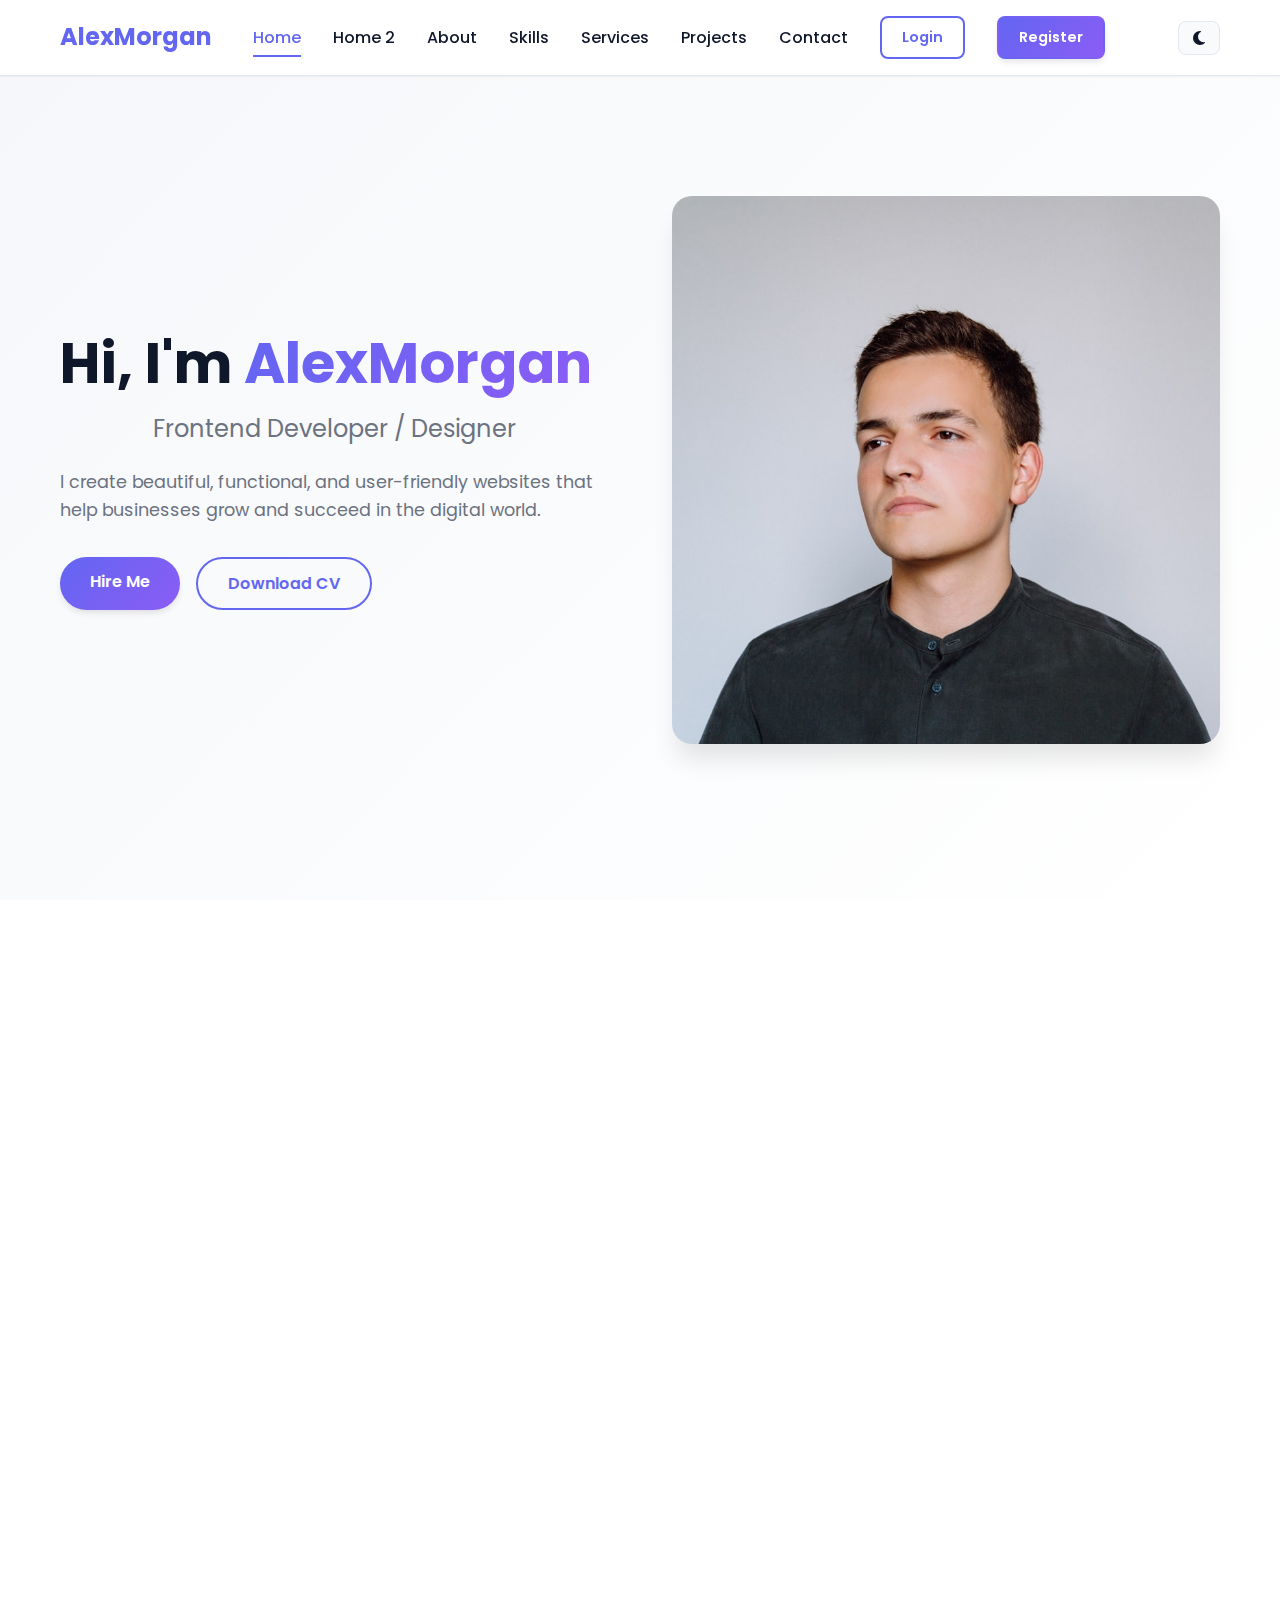
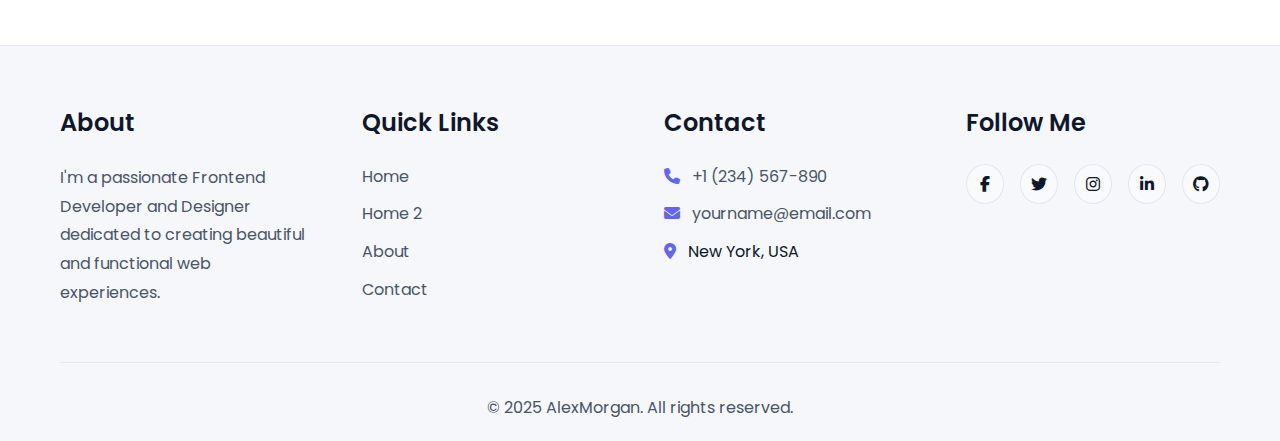
<file: index.html>
<!DOCTYPE html>
<html lang="en">
<head>
    <meta charset="UTF-8">
    <meta name="viewport" content="width=device-width, initial-scale=1.0">
    <title>AlexMorgan - Frontend Developer / Designer</title>
    <link rel="icon" type="image/svg+xml" href="assets/favicon.svg">
    <link rel="alternate icon" href="assets/favicon.ico">
    <link rel="apple-touch-icon" href="assets/favicon.svg">
    <meta name="theme-color" content="#6366f1">
    <link rel="preconnect" href="https://fonts.googleapis.com">
    <link rel="preconnect" href="https://fonts.gstatic.com" crossorigin>
    <link href="https://fonts.googleapis.com/css2?family=Poppins:wght@300;400;600;700&display=swap" rel="stylesheet">
    <link rel="stylesheet" href="https://cdnjs.cloudflare.com/ajax/libs/font-awesome/6.4.0/css/all.min.css">
    <link rel="stylesheet" href="style.css">
</head>
<body>
    <!-- Header / Navbar -->
    <header class="header" id="header">
        <nav class="navbar">
            <div class="container">
                <a href="index.html" class="logo">AlexMorgan</a>
                <ul class="nav-menu" id="navMenu">
                    <li><a href="index.html" class="nav-link active">Home</a></li>
                    <li><a href="home2.html" class="nav-link">Home 2</a></li>
                    <li><a href="about.html" class="nav-link">About</a></li>
                    <li><a href="skills.html" class="nav-link">Skills</a></li>
                    <li><a href="services.html" class="nav-link">Services</a></li>
                    <li><a href="projects.html" class="nav-link">Projects</a></li>
                    <li><a href="contact.html" class="nav-link">Contact</a></li>
                    <li><a href="login.html" class="nav-btn">Login</a></li>
                    <li><a href="register.html" class="nav-btn btn-primary">Register</a></li>
                    <li><button onclick="toggleTheme()" class="theme-toggle">
                        <i class="fas fa-moon"></i>
                        <span>Theme</span>
                    </button></li>
                </ul>
                <div class="navbar-actions">
                    <button onclick="toggleTheme()" class="theme-toggle" id="themeToggleDesktop">
                        <i class="fas fa-moon"></i>
                    </button>
                    <div class="hamburger" id="hamburger">
                        <span></span>
                        <span></span>
                        <span></span>
                    </div>
                </div>
            </div>
        </nav>
    </header>

    <!-- Hero Section -->
    <section class="hero" id="home">
        <div class="container">
            <div class="hero-content">
                <div class="hero-text">
                    <h1 class="hero-title">Hi, I'm <span class="highlight">AlexMorgan</span></h1>
                    <h2 class="hero-subtitle">Frontend Developer / Designer</h2>
                    <p class="hero-description">I create beautiful, functional, and user-friendly websites that help businesses grow and succeed in the digital world.</p>
                    <div class="hero-buttons">
                        <a href="contact.html" class="btn btn-primary">Hire Me</a>
                        <a href="assets/cv.pdf" class="btn btn-secondary" download id="downloadCV">Download CV</a>
                    </div>
                </div>
                <div class="hero-image">
                    <img src="assets/profile-hero-1.jpg" alt="AlexMorgan - Frontend Developer">
                </div>
            </div>
        </div>
    </section>

    <!-- Quick Links Section -->
    <section class="quick-links">
        <div class="container">
            <h2 class="section-title">Explore My Work</h2>
            <div class="quick-links-grid">
                <a href="about.html" class="quick-link-card">
                    <div class="quick-link-icon">
                        <i class="fas fa-user"></i>
                    </div>
                    <h3>About Me</h3>
                    <p>Learn more about my background, experience, and passion for web development.</p>
                    <span class="quick-link-arrow">Learn More <i class="fas fa-arrow-right"></i></span>
                </a>
                <a href="skills.html" class="quick-link-card">
                    <div class="quick-link-icon">
                        <i class="fas fa-code"></i>
                    </div>
                    <h3>My Skills</h3>
                    <p>Discover the technologies and tools I use to create amazing web experiences.</p>
                    <span class="quick-link-arrow">View Skills <i class="fas fa-arrow-right"></i></span>
                </a>
                <a href="services.html" class="quick-link-card">
                    <div class="quick-link-icon">
                        <i class="fas fa-briefcase"></i>
                    </div>
                    <h3>Services</h3>
                    <p>See what services I offer to help bring your digital vision to life,fast, clean, and modern</p>
                    <span class="quick-link-arrow">View Services <i class="fas fa-arrow-right"></i></span>
                </a>
                <a href="projects.html" class="quick-link-card">
                    <div class="quick-link-icon">
                        <i class="fas fa-folder-open"></i>
                    </div>
                    <h3>Projects</h3>
                    <p>Browse through my portfolio of completed projects and case studies.</p>
                    <span class="quick-link-arrow">View Projects <i class="fas fa-arrow-right"></i></span>
                </a>
            </div>
            <div class="quick-links-cta">
                <a href="contact.html" class="btn btn-primary">Get In Touch</a>
            </div>
        </div>
    </section>

    <!-- Footer -->
    <footer class="footer">
        <div class="container">
            <div class="footer-content">
                <div class="footer-section">
                    <h3>About</h3>
                    <p>I'm a passionate Frontend Developer and Designer dedicated to creating beautiful and functional web experiences.</p>
                </div>
                <div class="footer-section">
                    <h3>Quick Links</h3>
                    <ul>
                        <li><a href="index.html">Home</a></li>
                        <li><a href="home2.html">Home 2</a></li>
                        <li><a href="about.html">About</a></li>
                         
                        <li><a href="contact.html">Contact</a></li>
                    </ul>
                </div>
                <div class="footer-section">
                    <h3>Contact</h3>
                    <ul>
                        <li><i class="fas fa-phone"></i> <a href="tel:+1234567890">+1 (234) 567-890</a></li>
                        <li><i class="fas fa-envelope"></i> <a href="mailto:yourname@email.com">yourname@email.com</a></li>
                        <li><i class="fas fa-map-marker-alt"></i> New York, USA</li>
                    </ul>
                </div>
                <div class="footer-section">
                    <h3>Follow Me</h3>
                    <div class="footer-social">
                        <a href="#" target="_blank" aria-label="Facebook"><i class="fab fa-facebook-f"></i></a>
                        <a href="#" target="_blank" aria-label="Twitter"><i class="fab fa-twitter"></i></a>
                        <a href="#" target="_blank" aria-label="Instagram"><i class="fab fa-instagram"></i></a>
                        <a href="#" target="_blank" aria-label="LinkedIn"><i class="fab fa-linkedin-in"></i></a>
                        <a href="#" target="_blank" aria-label="GitHub"><i class="fab fa-github"></i></a>
                    </div>
                </div>
            </div>
            <div class="footer-bottom">
                <p>&copy; 2025 AlexMorgan. All rights reserved.</p>
            </div>
        </div>
    </footer>

    <!-- Back to Top Button -->
    <button class="back-to-top" id="backToTop" aria-label="Back to top">
        <i class="fas fa-arrow-up"></i>
    </button>

    <script src="script.js"></script>
</body>
</html>
</file>
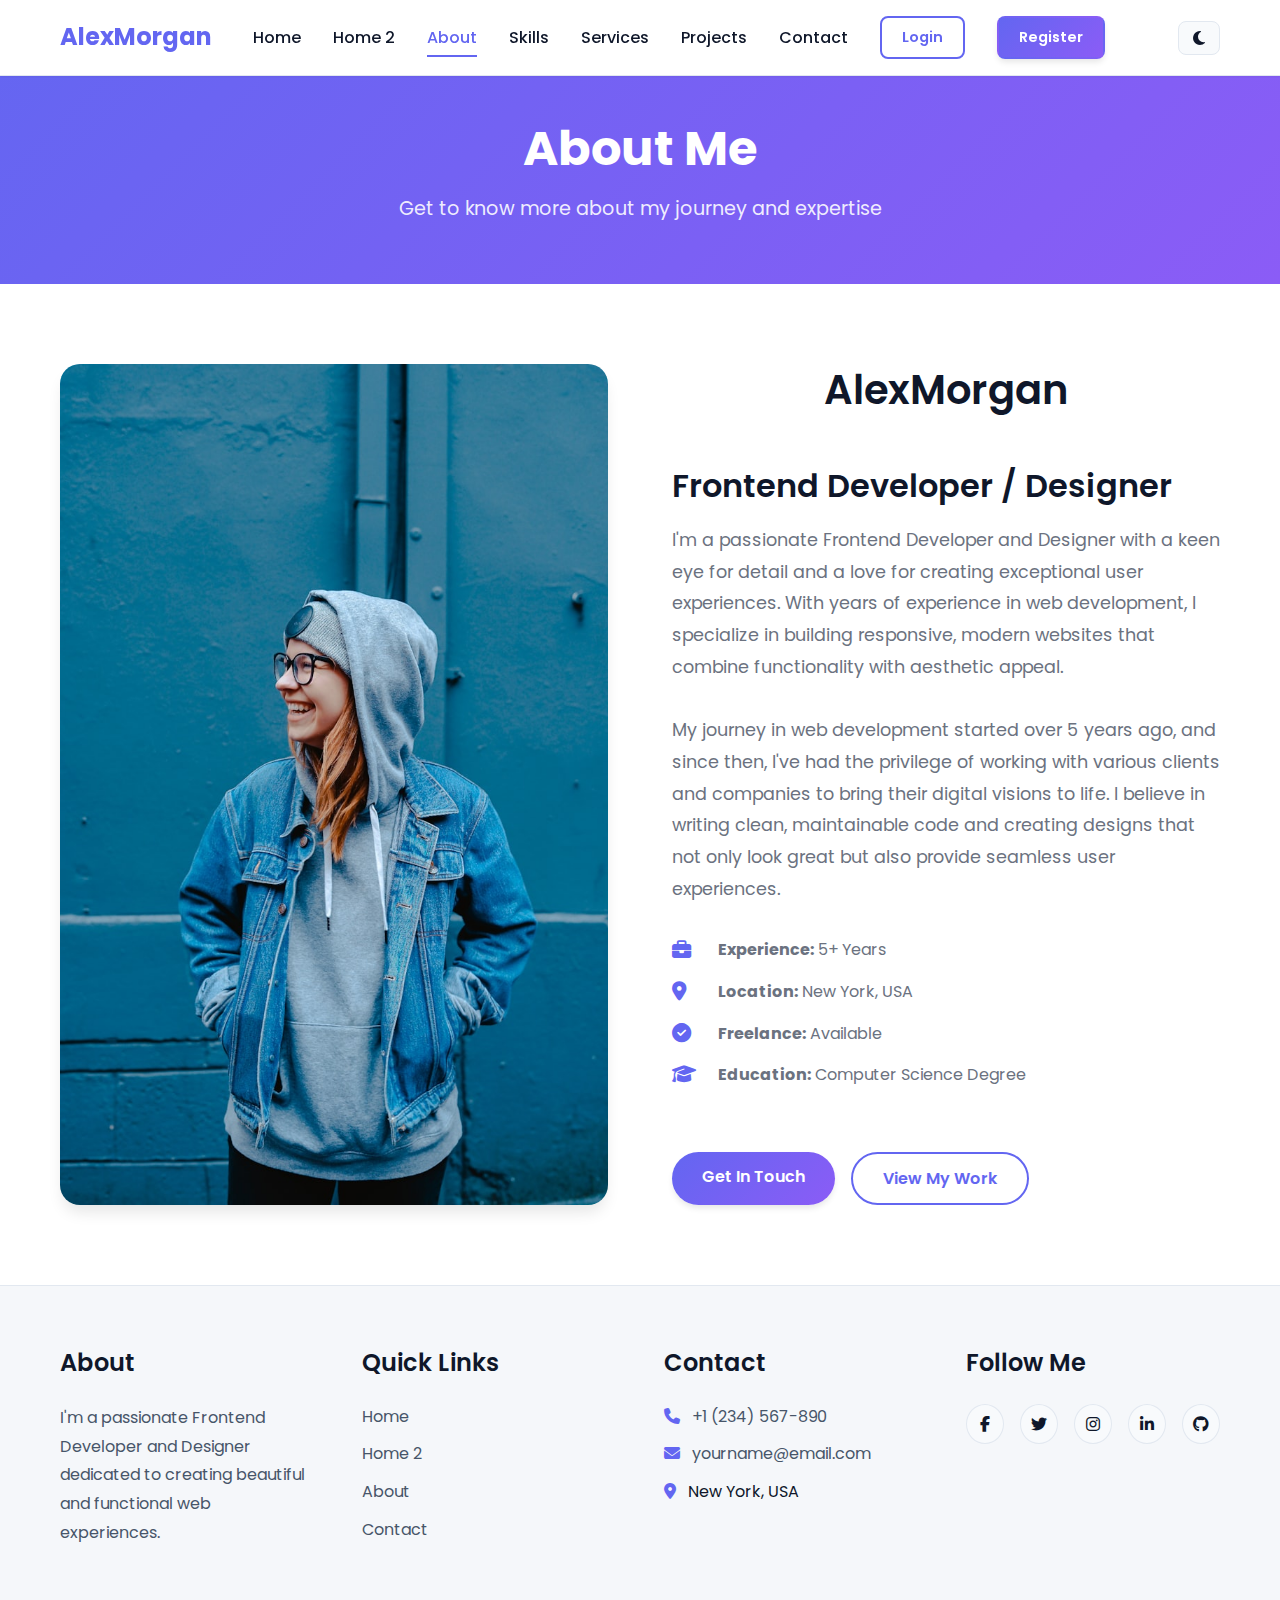
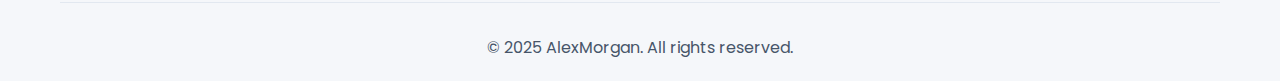
<file: about.html>
<!DOCTYPE html>
<html lang="en">
<head>
    <meta charset="UTF-8">
    <meta name="viewport" content="width=device-width, initial-scale=1.0">
    <title>About Me - AlexMorgan</title>
    <link rel="icon" type="image/svg+xml" href="assets/favicon.svg">
    <link rel="alternate icon" href="assets/favicon.ico">
    <link rel="apple-touch-icon" href="assets/favicon.svg">
    <meta name="theme-color" content="#6366f1">
    <link rel="preconnect" href="https://fonts.googleapis.com">
    <link rel="preconnect" href="https://fonts.gstatic.com" crossorigin>
    <link href="https://fonts.googleapis.com/css2?family=Poppins:wght@300;400;600;700&display=swap" rel="stylesheet">
    <link rel="stylesheet" href="https://cdnjs.cloudflare.com/ajax/libs/font-awesome/6.4.0/css/all.min.css">
    <link rel="stylesheet" href="style.css">
</head>
<body>
    <!-- Header / Navbar -->
    <header class="header" id="header">
        <nav class="navbar">
            <div class="container">
                <a href="index.html" class="logo">AlexMorgan</a>
                <ul class="nav-menu" id="navMenu">
                    <li><a href="index.html" class="nav-link">Home</a></li>
                    <li><a href="home2.html" class="nav-link">Home 2</a></li>
                    <li><a href="about.html" class="nav-link active">About</a></li>
                    <li><a href="skills.html" class="nav-link">Skills</a></li>
                    <li><a href="services.html" class="nav-link">Services</a></li>
                    <li><a href="projects.html" class="nav-link">Projects</a></li>
                    <li><a href="contact.html" class="nav-link">Contact</a></li>
                    <li><a href="login.html" class="nav-btn">Login</a></li>
                    <li><a href="register.html" class="nav-btn btn-primary">Register</a></li>
                    <li><button onclick="toggleTheme()" class="theme-toggle">
                        <i class="fas fa-moon"></i>
                        <span>Theme</span>
                    </button></li>
                </ul>
                <div class="navbar-actions">
                    <button onclick="toggleTheme()" class="theme-toggle" id="themeToggleDesktop">
                        <i class="fas fa-moon"></i>
                    </button>
                    <div class="hamburger" id="hamburger">
                        <span></span>
                        <span></span>
                        <span></span>
                    </div>
                </div>
            </div>
        </nav>
    </header>

    <!-- Page Header -->
    <section class="page-header">
        <div class="container">
            <h1>About Me</h1>
            <p>Get to know more about my journey and expertise</p>
        </div>
    </section>

    <!-- About Section -->
    <section class="page-content">
        <div class="container">
            <div class="about-content">
                <div class="about-image">
                    <img src="assets/about-photo-2.jpg" alt="About AlexMorgan">
                </div>
                <div class="about-text">
                    <h2>AlexMorgan</h2>
                    <h3>Frontend Developer / Designer</h3>
                    <p class="about-bio">I'm a passionate Frontend Developer and Designer with a keen eye for detail and a love for creating exceptional user experiences. With years of experience in web development, I specialize in building responsive, modern websites that combine functionality with aesthetic appeal.</p>
                    <p class="about-bio">My journey in web development started over 5 years ago, and since then, I've had the privilege of working with various clients and companies to bring their digital visions to life. I believe in writing clean, maintainable code and creating designs that not only look great but also provide seamless user experiences.</p>
                    <div class="about-info">
                        <div class="info-item">
                            <i class="fas fa-briefcase"></i>
                            <span><strong>Experience:</strong> 5+ Years</span>
                        </div>
                        <div class="info-item">
                            <i class="fas fa-map-marker-alt"></i>
                            <span><strong>Location:</strong> New York, USA</span>
                        </div>
                        <div class="info-item">
                            <i class="fas fa-check-circle"></i>
                            <span><strong>Freelance:</strong> Available</span>
                        </div>
                        <div class="info-item">
                            <i class="fas fa-graduation-cap"></i>
                            <span><strong>Education:</strong> Computer Science Degree</span>
                        </div>
                    </div>
                    <div class="about-buttons">
                        <a href="contact.html" class="btn btn-primary">Get In Touch</a>
                        <a href="projects.html" class="btn btn-secondary">View My Work</a>
                    </div>
                </div>
            </div>
        </div>
    </section>

    <!-- Footer -->
    <footer class="footer">
        <div class="container">
            <div class="footer-content">
                <div class="footer-section">
                    <h3>About</h3>
                    <p>I'm a passionate Frontend Developer and Designer dedicated to creating beautiful and functional web experiences.</p>
                </div>
                <div class="footer-section">
                    <h3>Quick Links</h3>
                    <ul>
                        <li><a href="index.html">Home</a></li>
                        <li><a href="home2.html">Home 2</a></li>
                        <li><a href="about.html">About</a></li>
                         
                        <li><a href="contact.html">Contact</a></li>
                    </ul>
                </div>
                <div class="footer-section">
                    <h3>Contact</h3>
                    <ul>
                        <li><i class="fas fa-phone"></i> <a href="tel:+1234567890">+1 (234) 567-890</a></li>
                        <li><i class="fas fa-envelope"></i> <a href="mailto:yourname@email.com">yourname@email.com</a></li>
                        <li><i class="fas fa-map-marker-alt"></i> New York, USA</li>
                    </ul>
                </div>
                <div class="footer-section">
                    <h3>Follow Me</h3>
                    <div class="footer-social">
                        <a href="#" target="_blank" aria-label="Facebook"><i class="fab fa-facebook-f"></i></a>
                        <a href="#" target="_blank" aria-label="Twitter"><i class="fab fa-twitter"></i></a>
                        <a href="#" target="_blank" aria-label="Instagram"><i class="fab fa-instagram"></i></a>
                        <a href="#" target="_blank" aria-label="LinkedIn"><i class="fab fa-linkedin-in"></i></a>
                        <a href="#" target="_blank" aria-label="GitHub"><i class="fab fa-github"></i></a>
                    </div>
                </div>
            </div>
            <div class="footer-bottom">
                <p>&copy; 2025 AlexMorgan. All rights reserved.</p>
            </div>
        </div>
    </footer>

    <!-- Back to Top Button -->
    <button class="back-to-top" id="backToTop" aria-label="Back to top">
        <i class="fas fa-arrow-up"></i>
    </button>

    <script src="script.js"></script>
</body>
</html>
</file>
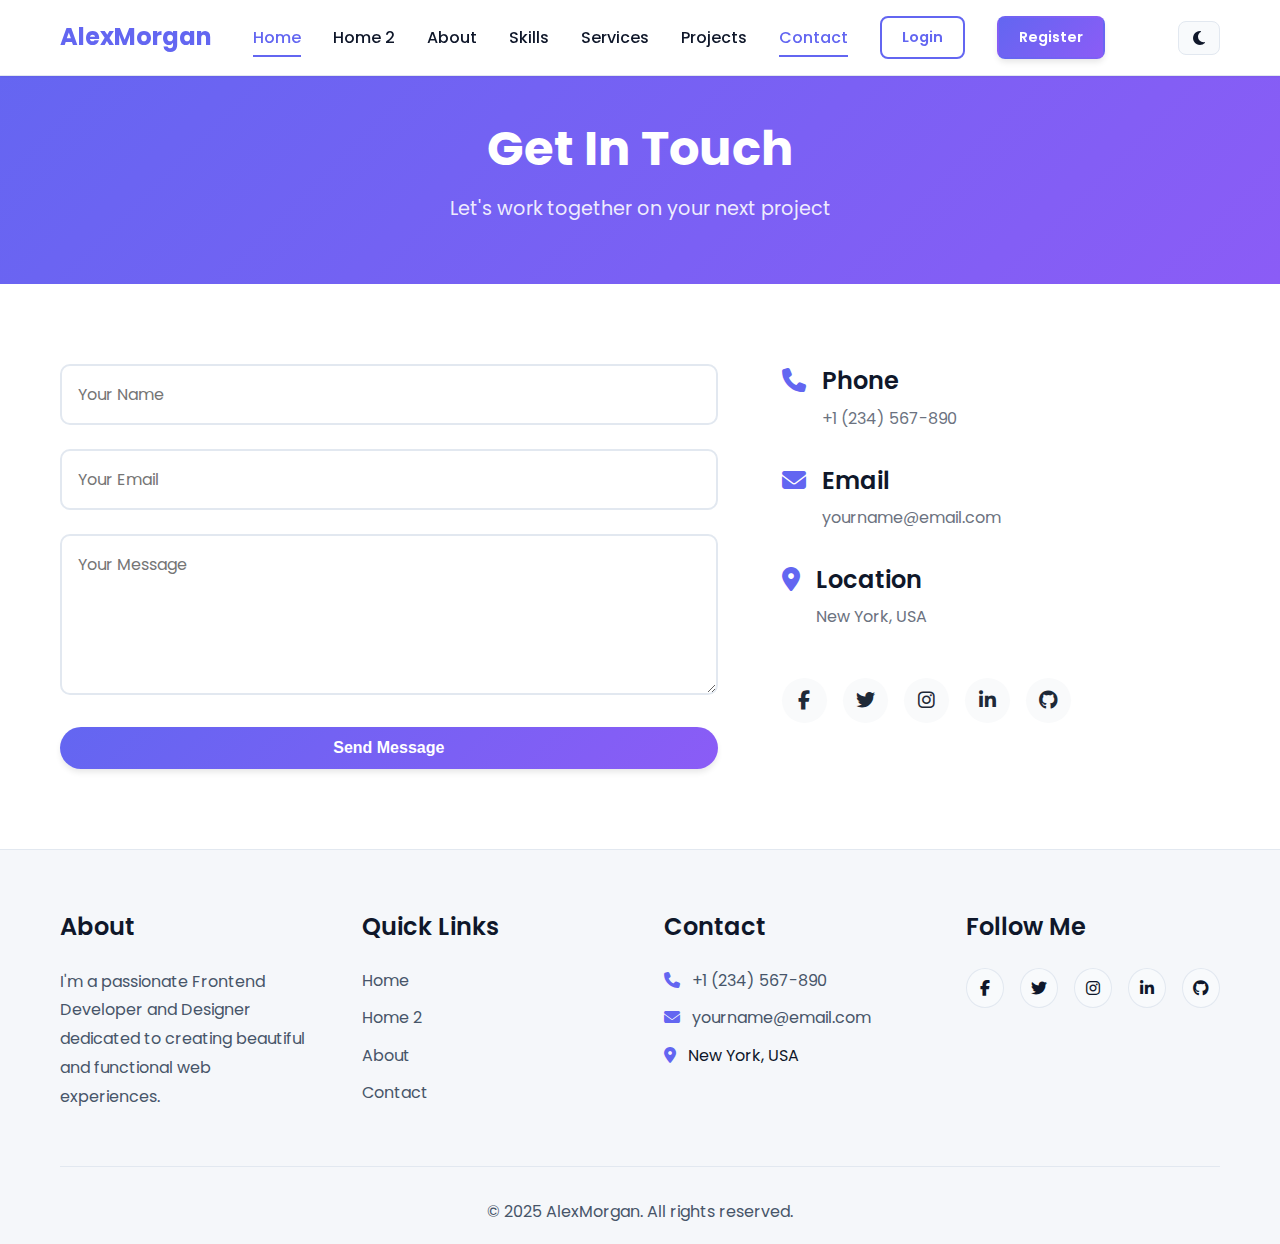
<file: contact.html>
<!DOCTYPE html>
<html lang="en">
<head>
    <meta charset="UTF-8">
    <meta name="viewport" content="width=device-width, initial-scale=1.0">
    <title>Contact Me - AlexMorgan</title>
    <link rel="icon" type="image/svg+xml" href="assets/favicon.svg">
    <link rel="alternate icon" href="assets/favicon.ico">
    <link rel="apple-touch-icon" href="assets/favicon.svg">
    <meta name="theme-color" content="#6366f1">
    <link rel="preconnect" href="https://fonts.googleapis.com">
    <link rel="preconnect" href="https://fonts.gstatic.com" crossorigin>
    <link href="https://fonts.googleapis.com/css2?family=Poppins:wght@300;400;600;700&display=swap" rel="stylesheet">
    <link rel="stylesheet" href="https://cdnjs.cloudflare.com/ajax/libs/font-awesome/6.4.0/css/all.min.css">
    <link rel="stylesheet" href="style.css">
</head>
<body>
    <!-- Header / Navbar -->
    <header class="header" id="header">
        <nav class="navbar">
            <div class="container">
                <a href="index.html" class="logo">AlexMorgan</a>
                <ul class="nav-menu" id="navMenu">
                    <li><a href="index.html" class="nav-link">Home</a></li>
                    <li><a href="home2.html" class="nav-link">Home 2</a></li>
                    <li><a href="about.html" class="nav-link">About</a></li>
                    <li><a href="skills.html" class="nav-link">Skills</a></li>
                    <li><a href="services.html" class="nav-link">Services</a></li>
                    <li><a href="projects.html" class="nav-link">Projects</a></li>
                    <li><a href="contact.html" class="nav-link active">Contact</a></li>
                    <li><a href="login.html" class="nav-btn">Login</a></li>
                    <li><a href="register.html" class="nav-btn btn-primary">Register</a></li>
                    <li><button onclick="toggleTheme()" class="theme-toggle">
                        <i class="fas fa-moon"></i>
                        <span>Theme</span>
                    </button></li>
                </ul>
                <div class="navbar-actions">
                    <button onclick="toggleTheme()" class="theme-toggle" id="themeToggleDesktop">
                        <i class="fas fa-moon"></i>
                    </button>
                    <div class="hamburger" id="hamburger">
                        <span></span>
                        <span></span>
                        <span></span>
                    </div>
                </div>
            </div>
        </nav>
    </header>

    <!-- Page Header -->
    <section class="page-header">
        <div class="container">
            <h1>Get In Touch</h1>
            <p>Let's work together on your next project</p>
        </div>
    </section>

    <!-- Contact Section -->
    <section class="page-content">
        <div class="container">
            <div class="contact-content">
                <div class="contact-form-wrapper">
                    <form class="contact-form" id="contactForm">
                        <div class="form-group">
                            <input type="text" id="name" name="name" placeholder="Your Name" required>
                        </div>
                        <div class="form-group">
                            <input type="email" id="email" name="email" placeholder="Your Email" required>
                        </div>
                        <div class="form-group">
                            <textarea id="message" name="message" rows="5" placeholder="Your Message" required></textarea>
                        </div>
                        <button type="submit" class="btn btn-primary">Send Message</button>
                        <div class="form-message" id="formMessage"></div>
                    </form>
                </div>
                <div class="contact-details">
                    <div class="contact-item">
                        <i class="fas fa-phone"></i>
                        <div>
                            <h3>Phone</h3>
                            <a href="tel:+1234567890">+1 (234) 567-890</a>
                        </div>
                    </div>
                    <div class="contact-item">
                        <i class="fas fa-envelope"></i>
                        <div>
                            <h3>Email</h3>
                            <a href="mailto:yourname@email.com">yourname@email.com</a>
                        </div>
                    </div>
                    <div class="contact-item">
                        <i class="fas fa-map-marker-alt"></i>
                        <div>
                            <h3>Location</h3>
                            <p>New York, USA</p>
                        </div>
                    </div>
                    <div class="social-links">
                        <a href="#" target="_blank" aria-label="Facebook"><i class="fab fa-facebook-f"></i></a>
                        <a href="#" target="_blank" aria-label="Twitter"><i class="fab fa-twitter"></i></a>
                        <a href="#" target="_blank" aria-label="Instagram"><i class="fab fa-instagram"></i></a>
                        <a href="#" target="_blank" aria-label="LinkedIn"><i class="fab fa-linkedin-in"></i></a>
                        <a href="#" target="_blank" aria-label="GitHub"><i class="fab fa-github"></i></a>
                    </div>
                </div>
            </div>
        </div>
    </section>

    <!-- Footer -->
    <footer class="footer">
        <div class="container">
            <div class="footer-content">
                <div class="footer-section">
                    <h3>About</h3>
                    <p>I'm a passionate Frontend Developer and Designer dedicated to creating beautiful and functional web experiences.</p>
                </div>
                <div class="footer-section">
                    <h3>Quick Links</h3>
                    <ul>
                        <li><a href="index.html">Home</a></li>
                        <li><a href="home2.html">Home 2</a></li>
                        <li><a href="about.html">About</a></li>
                         
                        <li><a href="contact.html">Contact</a></li>
                    </ul>
                </div>
                <div class="footer-section">
                    <h3>Contact</h3>
                    <ul>
                        <li><i class="fas fa-phone"></i> <a href="tel:+1234567890">+1 (234) 567-890</a></li>
                        <li><i class="fas fa-envelope"></i> <a href="mailto:yourname@email.com">yourname@email.com</a></li>
                        <li><i class="fas fa-map-marker-alt"></i> New York, USA</li>
                    </ul>
                </div>
                <div class="footer-section">
                    <h3>Follow Me</h3>
                    <div class="footer-social">
                        <a href="#" target="_blank" aria-label="Facebook"><i class="fab fa-facebook-f"></i></a>
                        <a href="#" target="_blank" aria-label="Twitter"><i class="fab fa-twitter"></i></a>
                        <a href="#" target="_blank" aria-label="Instagram"><i class="fab fa-instagram"></i></a>
                        <a href="#" target="_blank" aria-label="LinkedIn"><i class="fab fa-linkedin-in"></i></a>
                        <a href="#" target="_blank" aria-label="GitHub"><i class="fab fa-github"></i></a>
                    </div>
                </div>
            </div>
            <div class="footer-bottom">
                <p>&copy; 2025 AlexMorgan. All rights reserved.</p>
            </div>
        </div>
    </footer>

    <!-- Back to Top Button -->
    <button class="back-to-top" id="backToTop" aria-label="Back to top">
        <i class="fas fa-arrow-up"></i>
    </button>

    <script src="script.js"></script>
</body>
</html>
</file>
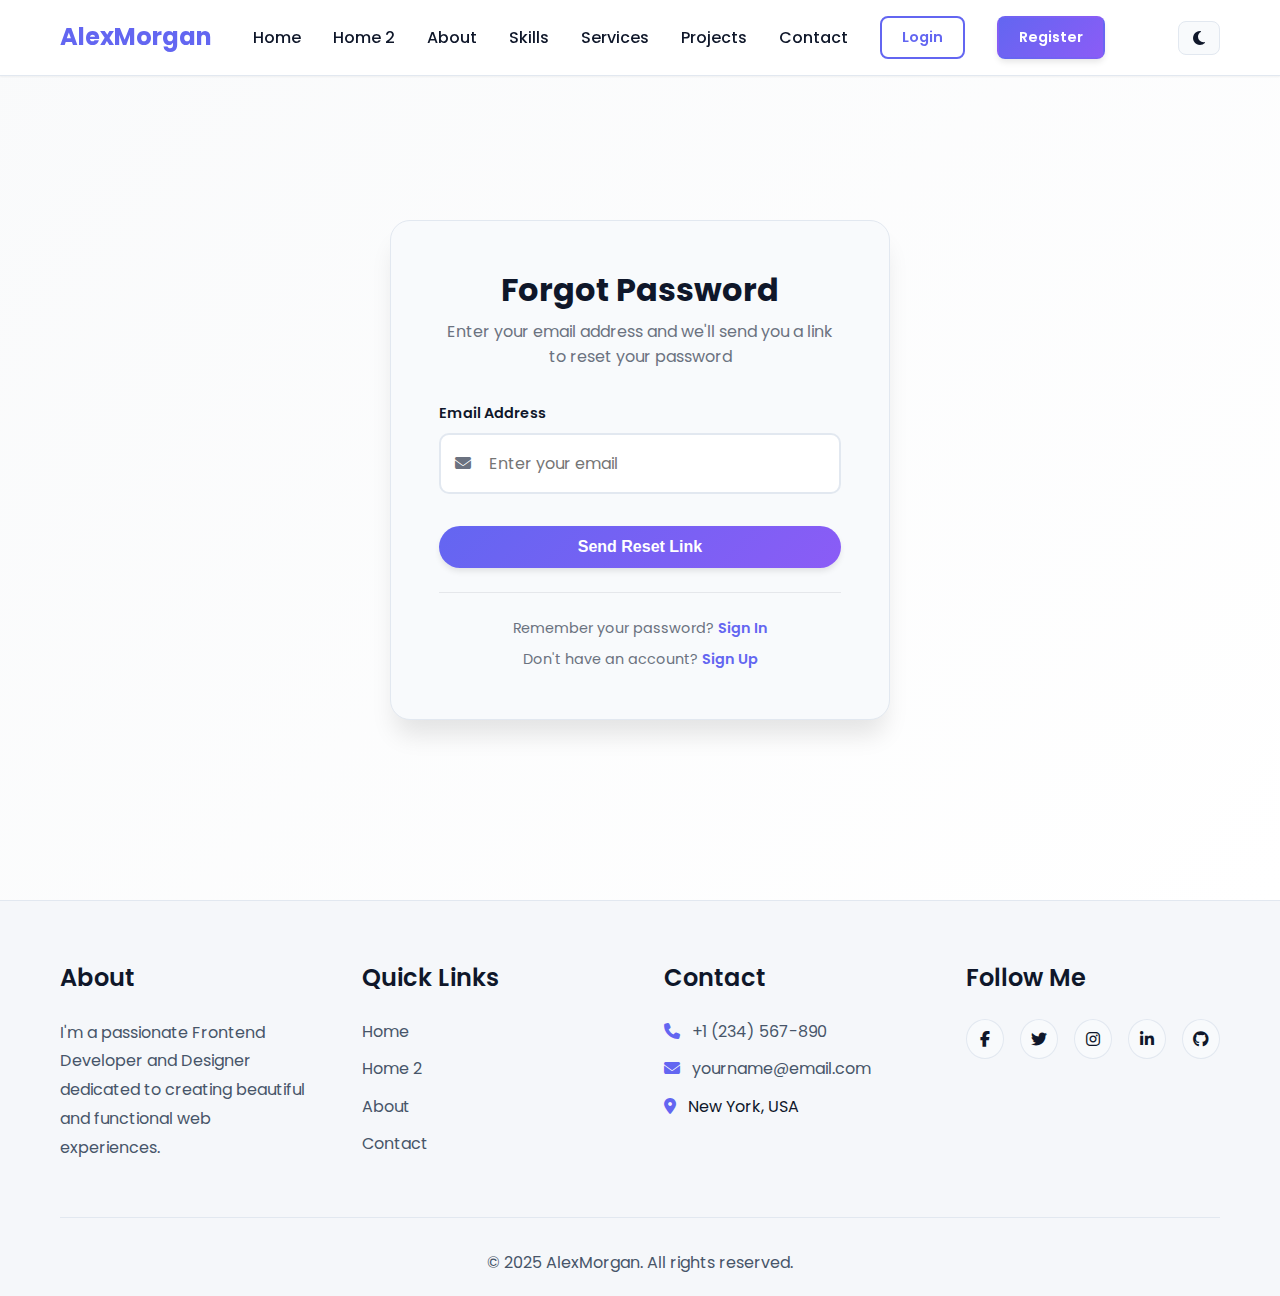
<file: forgot-password.html>
<!DOCTYPE html>
<html lang="en">
<head>
    <meta charset="UTF-8">
    <meta name="viewport" content="width=device-width, initial-scale=1.0">
    <title>Forgot Password - AlexMorgan</title>
    <link rel="icon" type="image/svg+xml" href="assets/favicon.svg">
    <link rel="alternate icon" href="assets/favicon.ico">
    <link rel="apple-touch-icon" href="assets/favicon.svg">
    <meta name="theme-color" content="#6366f1">
    <link rel="preconnect" href="https://fonts.googleapis.com">
    <link rel="preconnect" href="https://fonts.gstatic.com" crossorigin>
    <link href="https://fonts.googleapis.com/css2?family=Poppins:wght@300;400;600;700&display=swap" rel="stylesheet">
    <link rel="stylesheet" href="https://cdnjs.cloudflare.com/ajax/libs/font-awesome/6.4.0/css/all.min.css">
    <link rel="stylesheet" href="style.css">
</head>
<body>
    <!-- Header / Navbar -->
    <header class="header" id="header">
        <nav class="navbar">
            <div class="container">
                <a href="index.html" class="logo">AlexMorgan</a>
                <ul class="nav-menu" id="navMenu">
                    <li><a href="index.html" class="nav-link">Home</a></li>
                    <li><a href="home2.html" class="nav-link">Home 2</a></li>
                    <li><a href="about.html" class="nav-link">About</a></li>
                    <li><a href="skills.html" class="nav-link">Skills</a></li>
                    <li><a href="services.html" class="nav-link">Services</a></li>
                    <li><a href="projects.html" class="nav-link">Projects</a></li>
                    <li><a href="contact.html" class="nav-link">Contact</a></li>
                    <li><a href="login.html" class="nav-btn">Login</a></li>
                    <li><a href="register.html" class="nav-btn btn-primary">Register</a></li>
                    <li><button onclick="toggleTheme()" class="theme-toggle">
                        <i class="fas fa-moon"></i>
                        <span>Theme</span>
                    </button></li>
                </ul>
                <div class="navbar-actions">
                    <button onclick="toggleTheme()" class="theme-toggle" id="themeToggleDesktop">
                        <i class="fas fa-moon"></i>
                    </button>
                    <div class="hamburger" id="hamburger">
                        <span></span>
                        <span></span>
                        <span></span>
                    </div>
                </div>
            </div>
        </nav>
    </header>

    <!-- Forgot Password Section -->
    <section class="auth-section">
        <div class="container">
            <div class="auth-container">
                <div class="auth-card">
                    <div class="auth-header">
                        <h2>Forgot Password</h2>
                        <p>Enter your email address and we'll send you a link to reset your password</p>
                    </div>
                    <form class="auth-form" id="forgotPasswordForm">
                        <div class="form-group">
                            <label for="forgotEmail">Email Address</label>
                            <div class="input-wrapper">
                                <i class="fas fa-envelope"></i>
                                <input type="email" id="forgotEmail" name="email" placeholder="Enter your email" required>
                            </div>
                        </div>
                        <button type="submit" class="btn btn-primary btn-block">Send Reset Link</button>
                        <div class="form-message" id="forgotPasswordMessage"></div>
                    </form>
                    <div class="auth-footer">
                        <p>Remember your password? <a href="login.html">Sign In</a></p>
                        <p style="margin-top: 0.5rem;">Don't have an account? <a href="register.html">Sign Up</a></p>
                    </div>
                </div>
            </div>
        </div>
    </section>

    <!-- Footer -->
    <footer class="footer">
        <div class="container">
            <div class="footer-content">
                <div class="footer-section">
                    <h3>About</h3>
                    <p>I'm a passionate Frontend Developer and Designer dedicated to creating beautiful and functional web experiences.</p>
                </div>
                <div class="footer-section">
                    <h3>Quick Links</h3>
                    <ul>
                        <li><a href="index.html">Home</a></li>
                        <li><a href="home2.html">Home 2</a></li>
                        <li><a href="about.html">About</a></li>
                         
                        <li><a href="contact.html">Contact</a></li>
                    </ul>
                </div>
                <div class="footer-section">
                    <h3>Contact</h3>
                    <ul>
                        <li><i class="fas fa-phone"></i> <a href="tel:+1234567890">+1 (234) 567-890</a></li>
                        <li><i class="fas fa-envelope"></i> <a href="mailto:yourname@email.com">yourname@email.com</a></li>
                        <li><i class="fas fa-map-marker-alt"></i> New York, USA</li>
                    </ul>
                </div>
                <div class="footer-section">
                    <h3>Follow Me</h3>
                    <div class="footer-social">
                        <a href="#" target="_blank" aria-label="Facebook"><i class="fab fa-facebook-f"></i></a>
                        <a href="#" target="_blank" aria-label="Twitter"><i class="fab fa-twitter"></i></a>
                        <a href="#" target="_blank" aria-label="Instagram"><i class="fab fa-instagram"></i></a>
                        <a href="#" target="_blank" aria-label="LinkedIn"><i class="fab fa-linkedin-in"></i></a>
                        <a href="#" target="_blank" aria-label="GitHub"><i class="fab fa-github"></i></a>
                    </div>
                </div>
            </div>
            <div class="footer-bottom">
                <p>&copy; 2025 AlexMorgan. All rights reserved.</p>
            </div>
        </div>
    </footer>

    <!-- Back to Top Button -->
    <button class="back-to-top" id="backToTop" aria-label="Back to top">
        <i class="fas fa-arrow-up"></i>
    </button>

    <script src="script.js"></script>
    <script src="auth.js"></script>
</body>
</html>
</file>
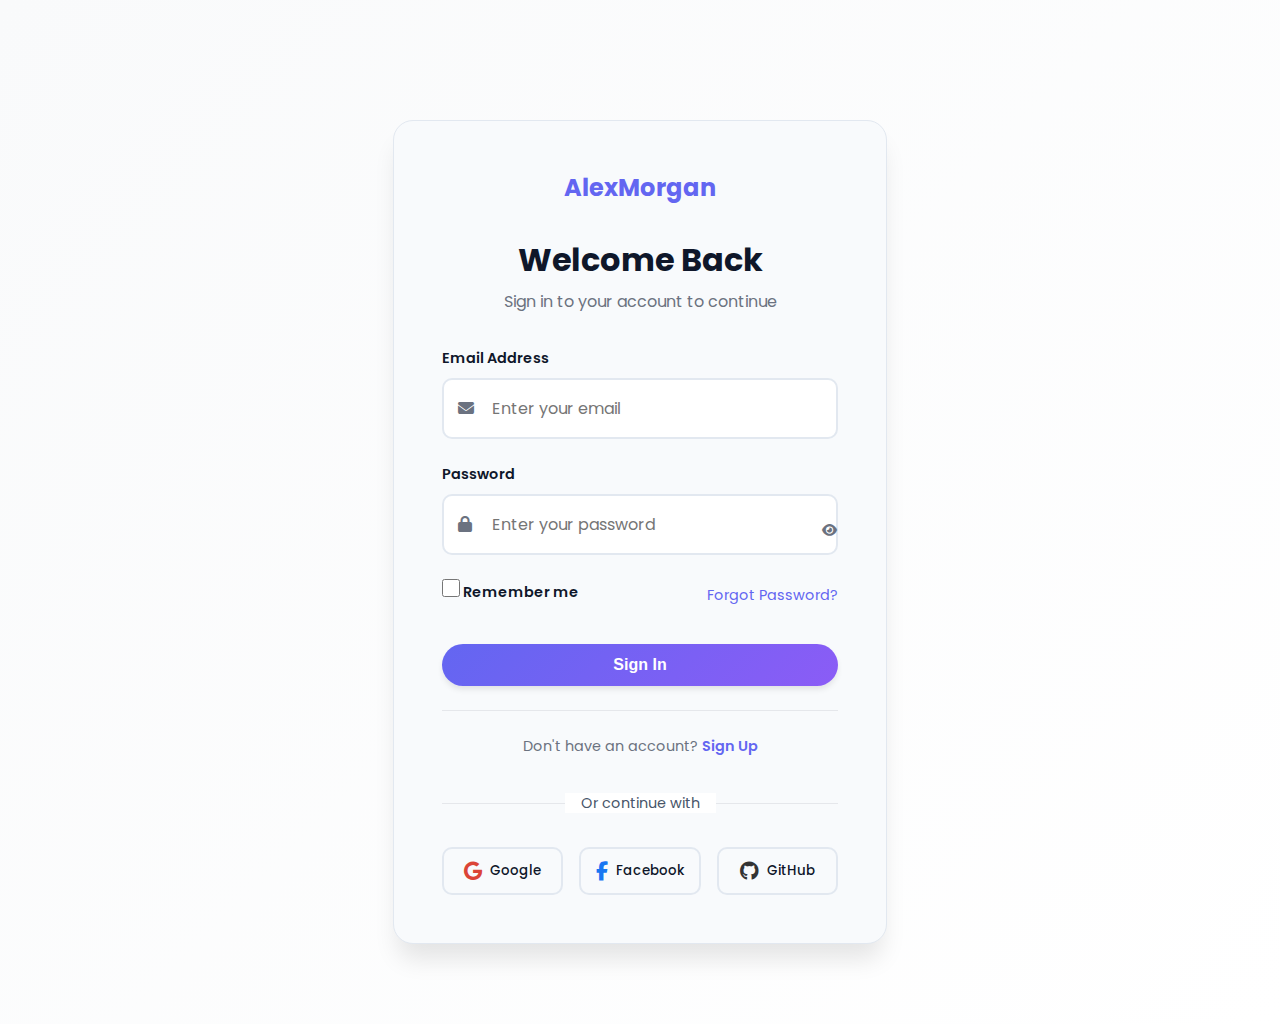
<file: login.html>
<!DOCTYPE html>
<html lang="en">
<head>
    <meta charset="UTF-8">
    <meta name="viewport" content="width=device-width, initial-scale=1.0">
    <title>Login - AlexMorgan</title>
    <link rel="icon" type="image/svg+xml" href="assets/favicon.svg">
    <link rel="alternate icon" href="assets/favicon.ico">
    <link rel="apple-touch-icon" href="assets/favicon.svg">
    <meta name="theme-color" content="#6366f1">
    <link rel="preconnect" href="https://fonts.googleapis.com">
    <link rel="preconnect" href="https://fonts.gstatic.com" crossorigin>
    <link href="https://fonts.googleapis.com/css2?family=Poppins:wght@300;400;600;700&display=swap" rel="stylesheet">
    <link rel="stylesheet" href="https://cdnjs.cloudflare.com/ajax/libs/font-awesome/6.4.0/css/all.min.css">
    <link rel="stylesheet" href="style.css">
</head>
<body>
    <!-- Login Section -->
    <section class="auth-section">
        <div class="container">
            <div class="auth-container">
                <div class="auth-card">
                    <a href="index.html" class="auth-logo">AlexMorgan</a>
                    <div class="auth-header">
                        <h2>Welcome Back</h2>
                        <p>Sign in to your account to continue</p>
                    </div>
                    <form class="auth-form" id="loginForm">
                        <div class="form-group">
                            <label for="loginEmail">Email Address</label>
                            <div class="input-wrapper">
                                <i class="fas fa-envelope"></i>
                                <input type="email" id="loginEmail" name="email" placeholder="Enter your email" required>
                            </div>
                        </div>
                        <div class="form-group">
                            <label for="loginPassword">Password</label>
                            <div class="input-wrapper">
                                <i class="fas fa-lock"></i>
                                <input type="password" id="loginPassword" name="password" placeholder="Enter your password" required>
                                <button type="button" class="password-toggle" id="togglePassword">
                                    <i class="fas fa-eye"></i>
                                </button>
                            </div>
                        </div>
                        <div class="form-options">
                            <label class="checkbox-label">
                                <input type="checkbox" name="remember">
                                <span>Remember me</span>
                            </label>
                            <a href="forgot-password.html" class="forgot-link">Forgot Password?</a>
                        </div>
                        <button type="submit" class="btn btn-primary btn-block">Sign In</button>
                        <div class="form-message" id="loginMessage"></div>
                    </form>
                    <div class="auth-footer">
                        <p>Don't have an account? <a href="register.html">Sign Up</a></p>
                    </div>
                    <div class="auth-divider">
                        <span>Or continue with</span>
                    </div>
                    <div class="social-auth">
                        <button class="social-btn" type="button">
                            <i class="fab fa-google"></i>
                            <span>Google</span>
                        </button>
                        <button class="social-btn" type="button">
                            <i class="fab fa-facebook-f"></i>
                            <span>Facebook</span>
                        </button>
                        <button class="social-btn" type="button">
                            <i class="fab fa-github"></i>
                            <span>GitHub</span>
                        </button>
                    </div>
                </div>
            </div>
        </div>
    </section>

    <script src="script.js"></script>
    <script src="auth.js"></script>
</body>
</html>
</file>
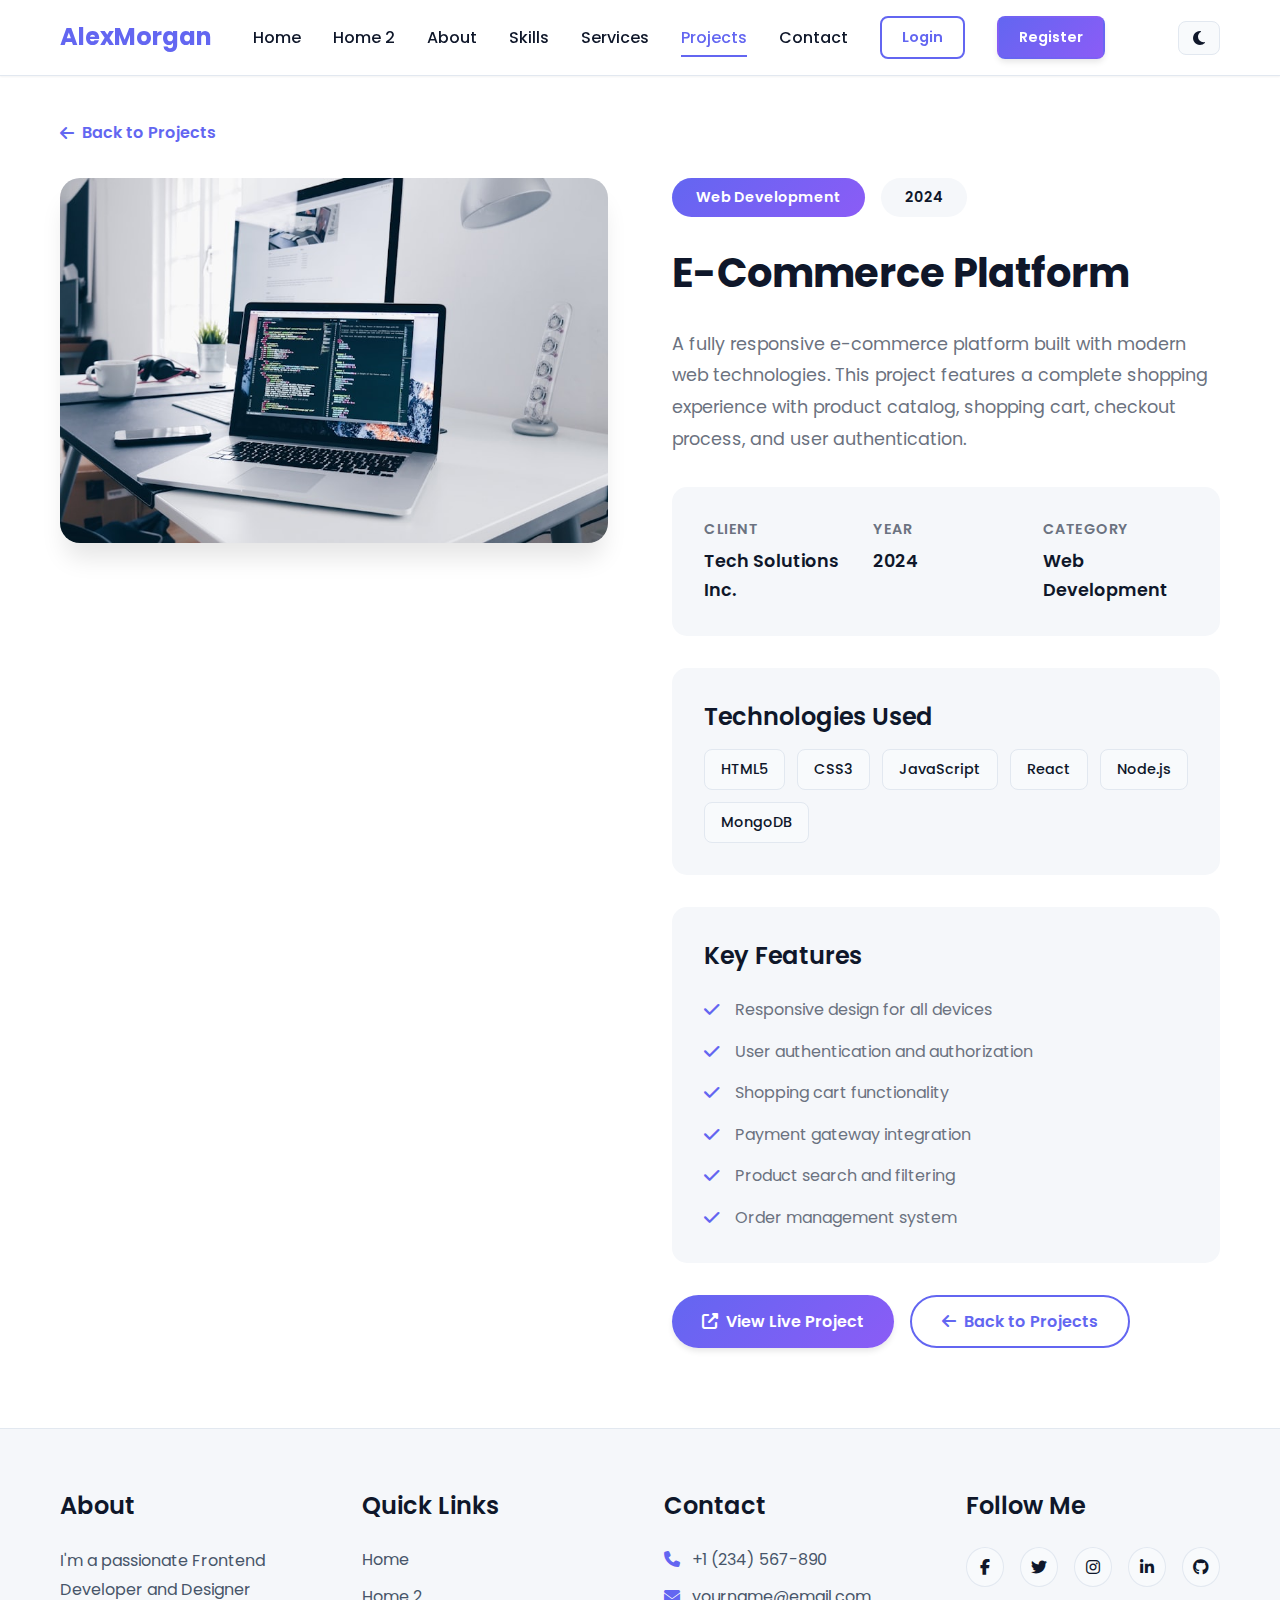
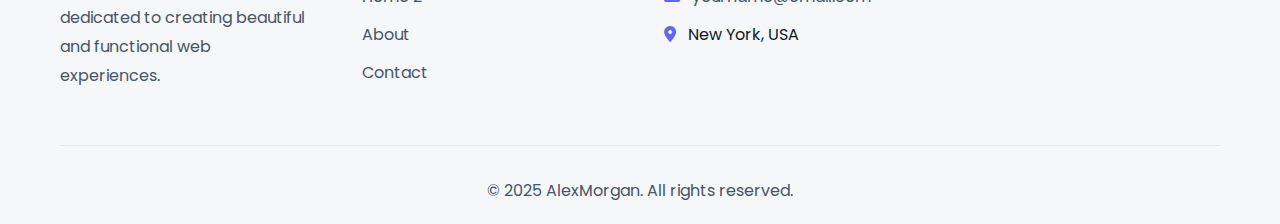
<file: project-detail.html>
<!DOCTYPE html>
<html lang="en">
<head>
    <meta charset="UTF-8">
    <meta name="viewport" content="width=device-width, initial-scale=1.0">
    <title>Project Details - AlexMorgan</title>
    <link rel="icon" type="image/svg+xml" href="assets/favicon.svg">
    <link rel="alternate icon" href="assets/favicon.ico">
    <link rel="apple-touch-icon" href="assets/favicon.svg">
    <meta name="theme-color" content="#6366f1">
    <link rel="preconnect" href="https://fonts.googleapis.com">
    <link rel="preconnect" href="https://fonts.gstatic.com" crossorigin>
    <link href="https://fonts.googleapis.com/css2?family=Poppins:wght@300;400;600;700&display=swap" rel="stylesheet">
    <link rel="stylesheet" href="https://cdnjs.cloudflare.com/ajax/libs/font-awesome/6.4.0/css/all.min.css">
    <link rel="stylesheet" href="style.css">
</head>
<body>
    <!-- Header / Navbar -->
    <header class="header" id="header">
        <nav class="navbar">
            <div class="container">
                <a href="index.html" class="logo">AlexMorgan</a>
                <ul class="nav-menu" id="navMenu">
                    <li><a href="index.html" class="nav-link">Home</a></li>
                    <li><a href="home2.html" class="nav-link">Home 2</a></li>
                    <li><a href="about.html" class="nav-link">About</a></li>
                    <li><a href="skills.html" class="nav-link">Skills</a></li>
                    <li><a href="services.html" class="nav-link">Services</a></li>
                    <li><a href="projects.html" class="nav-link active">Projects</a></li>
                    <li><a href="contact.html" class="nav-link">Contact</a></li>
                    <li><a href="login.html" class="nav-btn">Login</a></li>
                    <li><a href="register.html" class="nav-btn btn-primary">Register</a></li>
                    <li><button onclick="toggleTheme()" class="theme-toggle">
                        <i class="fas fa-moon"></i>
                        <span>Theme</span>
                    </button></li>
                </ul>
                <div class="navbar-actions">
                    <button onclick="toggleTheme()" class="theme-toggle" id="themeToggleDesktop">
                        <i class="fas fa-moon"></i>
                    </button>
                    <div class="hamburger" id="hamburger">
                        <span></span>
                        <span></span>
                        <span></span>
                    </div>
                </div>
            </div>
        </nav>
    </header>

    <!-- Project Detail Section -->
    <section class="project-detail-section">
        <div class="container">
            <div class="project-detail-header">
                <a href="projects.html" class="back-link">
                    <i class="fas fa-arrow-left"></i> Back to Projects
                </a>
                <div id="projectContent">
                    <!-- Project content will be loaded here -->
                    <div class="loading">Loading project details...</div>
                </div>
            </div>
        </div>
    </section>

    <!-- Footer -->
    <footer class="footer">
        <div class="container">
            <div class="footer-content">
                <div class="footer-section">
                    <h3>About</h3>
                    <p>I'm a passionate Frontend Developer and Designer dedicated to creating beautiful and functional web experiences.</p>
                </div>
                <div class="footer-section">
                    <h3>Quick Links</h3>
                    <ul>
                        <li><a href="index.html">Home</a></li>
                        <li><a href="home2.html">Home 2</a></li>
                        <li><a href="about.html">About</a></li>
                         
                        <li><a href="contact.html">Contact</a></li>
                    </ul>
                </div>
                <div class="footer-section">
                    <h3>Contact</h3>
                    <ul>
                        <li><i class="fas fa-phone"></i> <a href="tel:+1234567890">+1 (234) 567-890</a></li>
                        <li><i class="fas fa-envelope"></i> <a href="mailto:yourname@email.com">yourname@email.com</a></li>
                        <li><i class="fas fa-map-marker-alt"></i> New York, USA</li>
                    </ul>
                </div>
                <div class="footer-section">
                    <h3>Follow Me</h3>
                    <div class="footer-social">
                        <a href="#" target="_blank" aria-label="Facebook"><i class="fab fa-facebook-f"></i></a>
                        <a href="#" target="_blank" aria-label="Twitter"><i class="fab fa-twitter"></i></a>
                        <a href="#" target="_blank" aria-label="Instagram"><i class="fab fa-instagram"></i></a>
                        <a href="#" target="_blank" aria-label="LinkedIn"><i class="fab fa-linkedin-in"></i></a>
                        <a href="#" target="_blank" aria-label="GitHub"><i class="fab fa-github"></i></a>
                    </div>
                </div>
            </div>
            <div class="footer-bottom">
                <p>&copy; 2025 AlexMorgan. All rights reserved.</p>
            </div>
        </div>
    </footer>

    <!-- Back to Top Button -->
    <button class="back-to-top" id="backToTop" aria-label="Back to top">
        <i class="fas fa-arrow-up"></i>
    </button>

    <script src="script.js"></script>
    <script src="project-detail.js"></script>
</body>
</html>
</file>
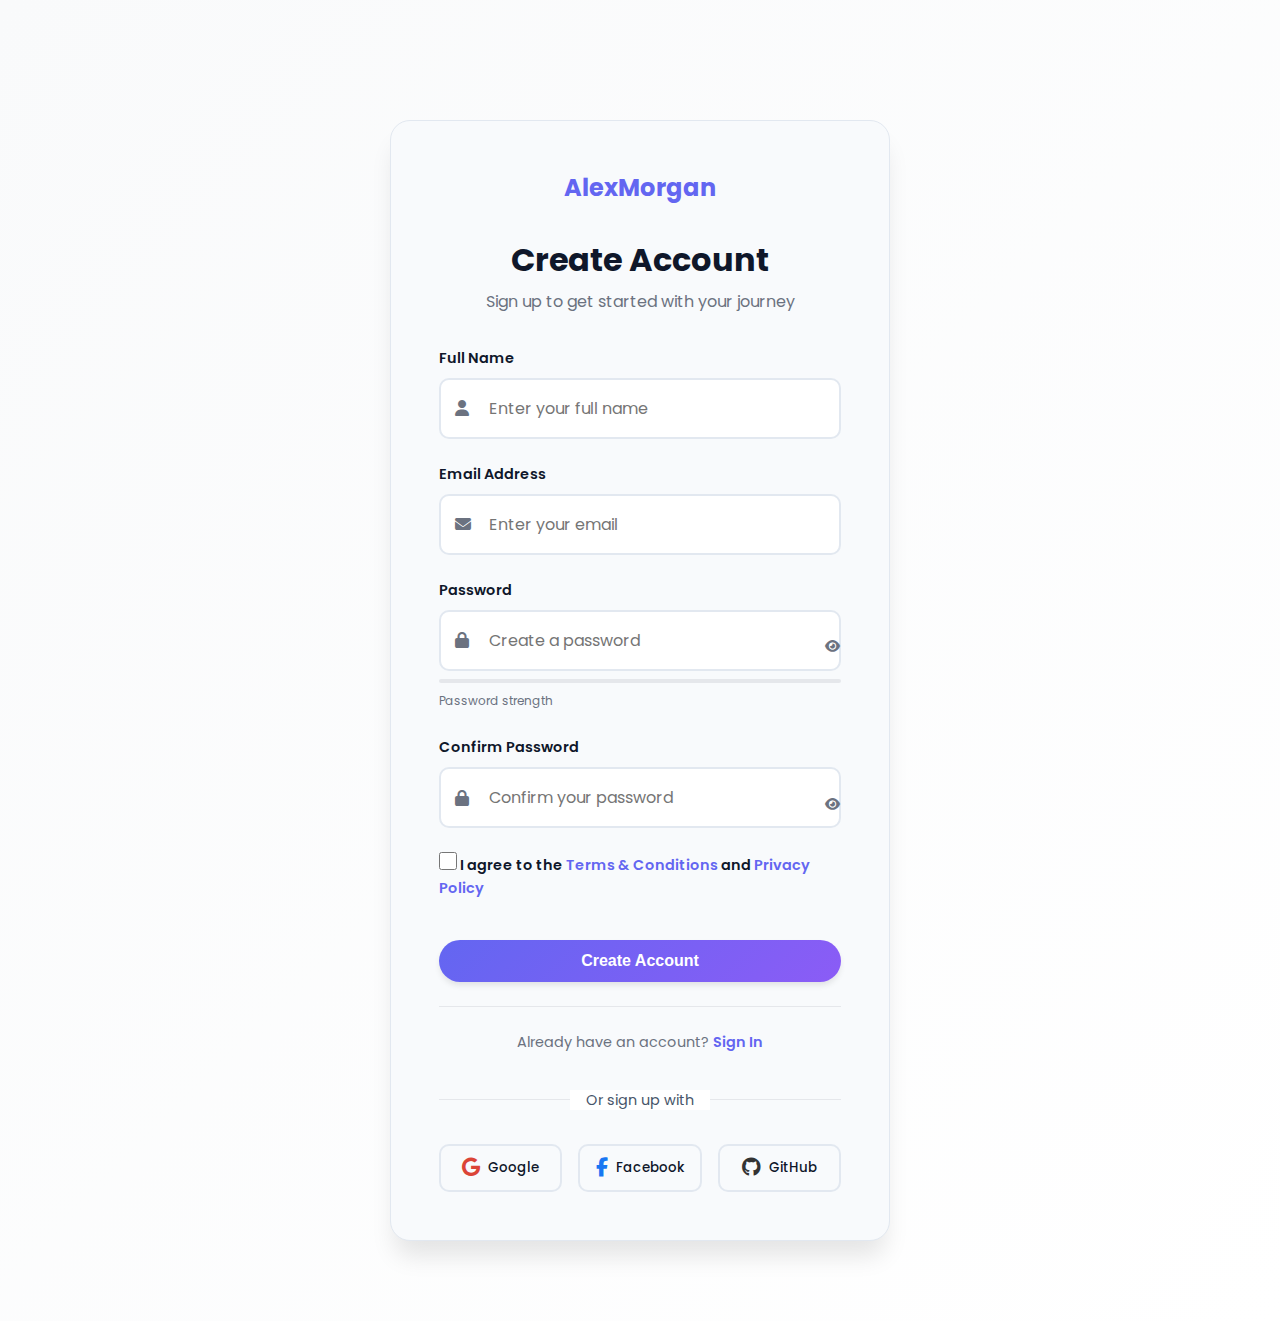
<file: register.html>
<!DOCTYPE html>
<html lang="en">
<head>
    <meta charset="UTF-8">
    <meta name="viewport" content="width=device-width, initial-scale=1.0">
    <title>Register - AlexMorgan</title>
    <link rel="icon" type="image/svg+xml" href="assets/favicon.svg">
    <link rel="alternate icon" href="assets/favicon.ico">
    <link rel="apple-touch-icon" href="assets/favicon.svg">
    <meta name="theme-color" content="#6366f1">
    <link rel="preconnect" href="https://fonts.googleapis.com">
    <link rel="preconnect" href="https://fonts.gstatic.com" crossorigin>
    <link href="https://fonts.googleapis.com/css2?family=Poppins:wght@300;400;600;700&display=swap" rel="stylesheet">
    <link rel="stylesheet" href="https://cdnjs.cloudflare.com/ajax/libs/font-awesome/6.4.0/css/all.min.css">
    <link rel="stylesheet" href="style.css">
</head>
<body>
    <!-- Register Section -->
    <section class="auth-section">
        <div class="container">
            <div class="auth-container">
                <div class="auth-card">
                    <a href="index.html" class="auth-logo">AlexMorgan</a>
                    <div class="auth-header">
                        <h2>Create Account</h2>
                        <p>Sign up to get started with your journey</p>
                    </div>
                    <form class="auth-form" id="registerForm">
                        <div class="form-group">
                            <label for="registerName">Full Name</label>
                            <div class="input-wrapper">
                                <i class="fas fa-user"></i>
                                <input type="text" id="registerName" name="name" placeholder="Enter your full name" required>
                            </div>
                        </div>
                        <div class="form-group">
                            <label for="registerEmail">Email Address</label>
                            <div class="input-wrapper">
                                <i class="fas fa-envelope"></i>
                                <input type="email" id="registerEmail" name="email" placeholder="Enter your email" required>
                            </div>
                        </div>
                        <div class="form-group">
                            <label for="registerPassword">Password</label>
                            <div class="input-wrapper">
                                <i class="fas fa-lock"></i>
                                <input type="password" id="registerPassword" name="password" placeholder="Create a password" required>
                                <button type="button" class="password-toggle" id="togglePassword">
                                    <i class="fas fa-eye"></i>
                                </button>
                            </div>
                            <div class="password-strength">
                                <div class="strength-bar">
                                    <div class="strength-fill" id="strengthFill"></div>
                                </div>
                                <span class="strength-text" id="strengthText">Password strength</span>
                            </div>
                        </div>
                        <div class="form-group">
                            <label for="confirmPassword">Confirm Password</label>
                            <div class="input-wrapper">
                                <i class="fas fa-lock"></i>
                                <input type="password" id="confirmPassword" name="confirmPassword" placeholder="Confirm your password" required>
                                <button type="button" class="password-toggle" id="toggleConfirmPassword">
                                    <i class="fas fa-eye"></i>
                                </button>
                            </div>
                        </div>
                        <div class="form-options">
                            <label class="checkbox-label">
                                <input type="checkbox" name="terms" required>
                                <span>I agree to the <a href="#" target="_blank">Terms & Conditions</a> and <a href="#" target="_blank">Privacy Policy</a></span>
                            </label>
                        </div>
                        <button type="submit" class="btn btn-primary btn-block">Create Account</button>
                        <div class="form-message" id="registerMessage"></div>
                    </form>
                    <div class="auth-footer">
                        <p>Already have an account? <a href="login.html">Sign In</a></p>
                    </div>
                    <div class="auth-divider">
                        <span>Or sign up with</span>
                    </div>
                    <div class="social-auth">
                        <button class="social-btn" type="button">
                            <i class="fab fa-google"></i>
                            <span>Google</span>
                        </button>
                        <button class="social-btn" type="button">
                            <i class="fab fa-facebook-f"></i>
                            <span>Facebook</span>
                        </button>
                        <button class="social-btn" type="button">
                            <i class="fab fa-github"></i>
                            <span>GitHub</span>
                        </button>
                    </div>
                </div>
            </div>
        </div>
    </section>

    <script src="script.js"></script>
    <script src="auth.js"></script>
</body>
</html>
</file>
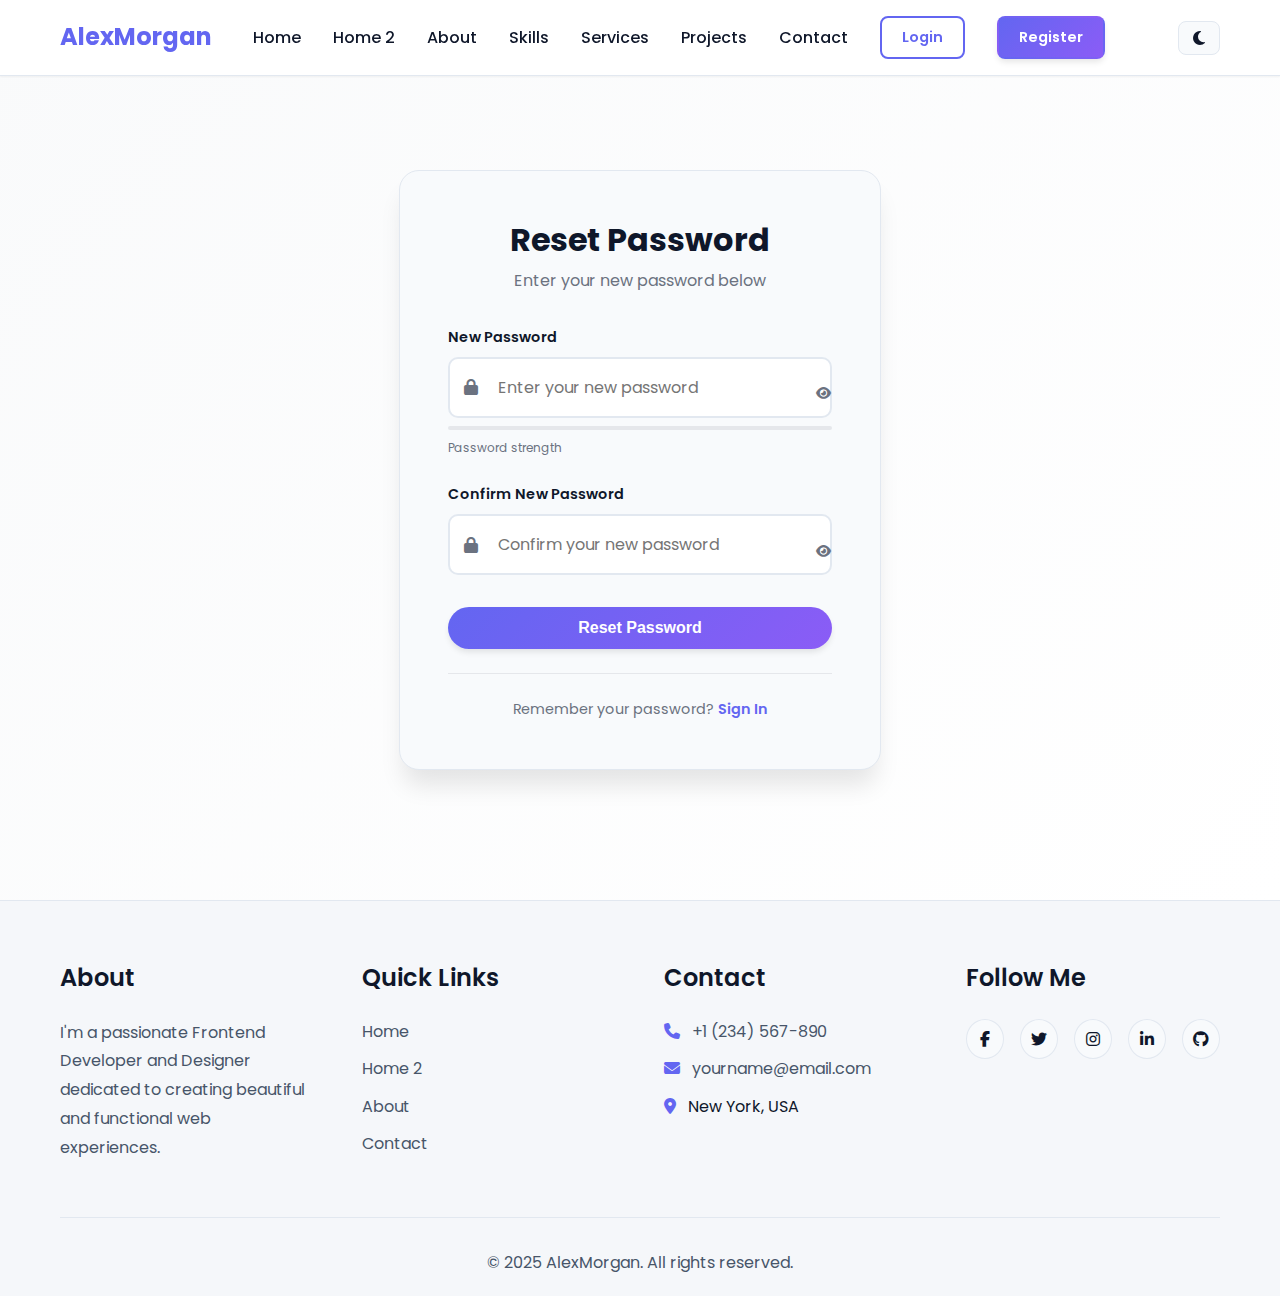
<file: reset-password.html>
<!DOCTYPE html>
<html lang="en">
<head>
    <meta charset="UTF-8">
    <meta name="viewport" content="width=device-width, initial-scale=1.0">
    <title>Reset Password - AlexMorgan</title>
    <link rel="icon" type="image/svg+xml" href="assets/favicon.svg">
    <link rel="alternate icon" href="assets/favicon.ico">
    <link rel="apple-touch-icon" href="assets/favicon.svg">
    <meta name="theme-color" content="#6366f1">
    <link rel="preconnect" href="https://fonts.googleapis.com">
    <link rel="preconnect" href="https://fonts.gstatic.com" crossorigin>
    <link href="https://fonts.googleapis.com/css2?family=Poppins:wght@300;400;600;700&display=swap" rel="stylesheet">
    <link rel="stylesheet" href="https://cdnjs.cloudflare.com/ajax/libs/font-awesome/6.4.0/css/all.min.css">
    <link rel="stylesheet" href="style.css">
</head>
<body>
    <!-- Header / Navbar -->
    <header class="header" id="header">
        <nav class="navbar">
            <div class="container">
                <a href="index.html" class="logo">AlexMorgan</a>
                <ul class="nav-menu" id="navMenu">
                    <li><a href="index.html" class="nav-link">Home</a></li>
                    <li><a href="home2.html" class="nav-link">Home 2</a></li>
                    <li><a href="about.html" class="nav-link">About</a></li>
                    <li><a href="skills.html" class="nav-link">Skills</a></li>
                    <li><a href="services.html" class="nav-link">Services</a></li>
                    <li><a href="projects.html" class="nav-link">Projects</a></li>
                    <li><a href="contact.html" class="nav-link">Contact</a></li>
                    <li><a href="login.html" class="nav-btn">Login</a></li>
                    <li><a href="register.html" class="nav-btn btn-primary">Register</a></li>
                    <li><button onclick="toggleTheme()" class="theme-toggle">
                        <i class="fas fa-moon"></i>
                        <span>Theme</span>
                    </button></li>
                </ul>
                <div class="navbar-actions">
                    <button onclick="toggleTheme()" class="theme-toggle" id="themeToggleDesktop">
                        <i class="fas fa-moon"></i>
                    </button>
                    <div class="hamburger" id="hamburger">
                        <span></span>
                        <span></span>
                        <span></span>
                    </div>
                </div>
            </div>
        </nav>
    </header>

    <!-- Reset Password Section -->
    <section class="auth-section">
        <div class="container">
            <div class="auth-container">
                <div class="auth-card">
                    <div class="auth-header">
                        <h2>Reset Password</h2>
                        <p>Enter your new password below</p>
                    </div>
                    <form class="auth-form" id="resetPasswordForm">
                        <div class="form-group">
                            <label for="resetPassword">New Password</label>
                            <div class="input-wrapper">
                                <i class="fas fa-lock"></i>
                                <input type="password" id="resetPassword" name="password" placeholder="Enter your new password" required>
                                <button type="button" class="password-toggle" id="toggleResetPassword">
                                    <i class="fas fa-eye"></i>
                                </button>
                            </div>
                            <div class="password-strength">
                                <div class="strength-bar">
                                    <div class="strength-fill" id="resetStrengthFill"></div>
                                </div>
                                <span class="strength-text" id="resetStrengthText">Password strength</span>
                            </div>
                        </div>
                        <div class="form-group">
                            <label for="confirmResetPassword">Confirm New Password</label>
                            <div class="input-wrapper">
                                <i class="fas fa-lock"></i>
                                <input type="password" id="confirmResetPassword" name="confirmPassword" placeholder="Confirm your new password" required>
                                <button type="button" class="password-toggle" id="toggleConfirmResetPassword">
                                    <i class="fas fa-eye"></i>
                                </button>
                            </div>
                        </div>
                        <button type="submit" class="btn btn-primary btn-block">Reset Password</button>
                        <div class="form-message" id="resetPasswordMessage"></div>
                    </form>
                    <div class="auth-footer">
                        <p>Remember your password? <a href="login.html">Sign In</a></p>
                    </div>
                </div>
            </div>
        </div>
    </section>

    <!-- Footer -->
    <footer class="footer">
        <div class="container">
            <div class="footer-content">
                <div class="footer-section">
                    <h3>About</h3>
                    <p>I'm a passionate Frontend Developer and Designer dedicated to creating beautiful and functional web experiences.</p>
                </div>
                <div class="footer-section">
                    <h3>Quick Links</h3>
                    <ul>
                        <li><a href="index.html">Home</a></li>
                        <li><a href="home2.html">Home 2</a></li>
                        <li><a href="about.html">About</a></li>
                         
                        <li><a href="contact.html">Contact</a></li>
                    </ul>
                </div>
                <div class="footer-section">
                    <h3>Contact</h3>
                    <ul>
                        <li><i class="fas fa-phone"></i> <a href="tel:+1234567890">+1 (234) 567-890</a></li>
                        <li><i class="fas fa-envelope"></i> <a href="mailto:yourname@email.com">yourname@email.com</a></li>
                        <li><i class="fas fa-map-marker-alt"></i> New York, USA</li>
                    </ul>
                </div>
                <div class="footer-section">
                    <h3>Follow Me</h3>
                    <div class="footer-social">
                        <a href="#" target="_blank" aria-label="Facebook"><i class="fab fa-facebook-f"></i></a>
                        <a href="#" target="_blank" aria-label="Twitter"><i class="fab fa-twitter"></i></a>
                        <a href="#" target="_blank" aria-label="Instagram"><i class="fab fa-instagram"></i></a>
                        <a href="#" target="_blank" aria-label="LinkedIn"><i class="fab fa-linkedin-in"></i></a>
                        <a href="#" target="_blank" aria-label="GitHub"><i class="fab fa-github"></i></a>
                    </div>
                </div>
            </div>
            <div class="footer-bottom">
                <p>&copy; 2025 AlexMorgan. All rights reserved.</p>
            </div>
        </div>
    </footer>

    <!-- Back to Top Button -->
    <button class="back-to-top" id="backToTop" aria-label="Back to top">
        <i class="fas fa-arrow-up"></i>
    </button>

    <script src="script.js"></script>
    <script src="auth.js"></script>
</body>
</html>
</file>
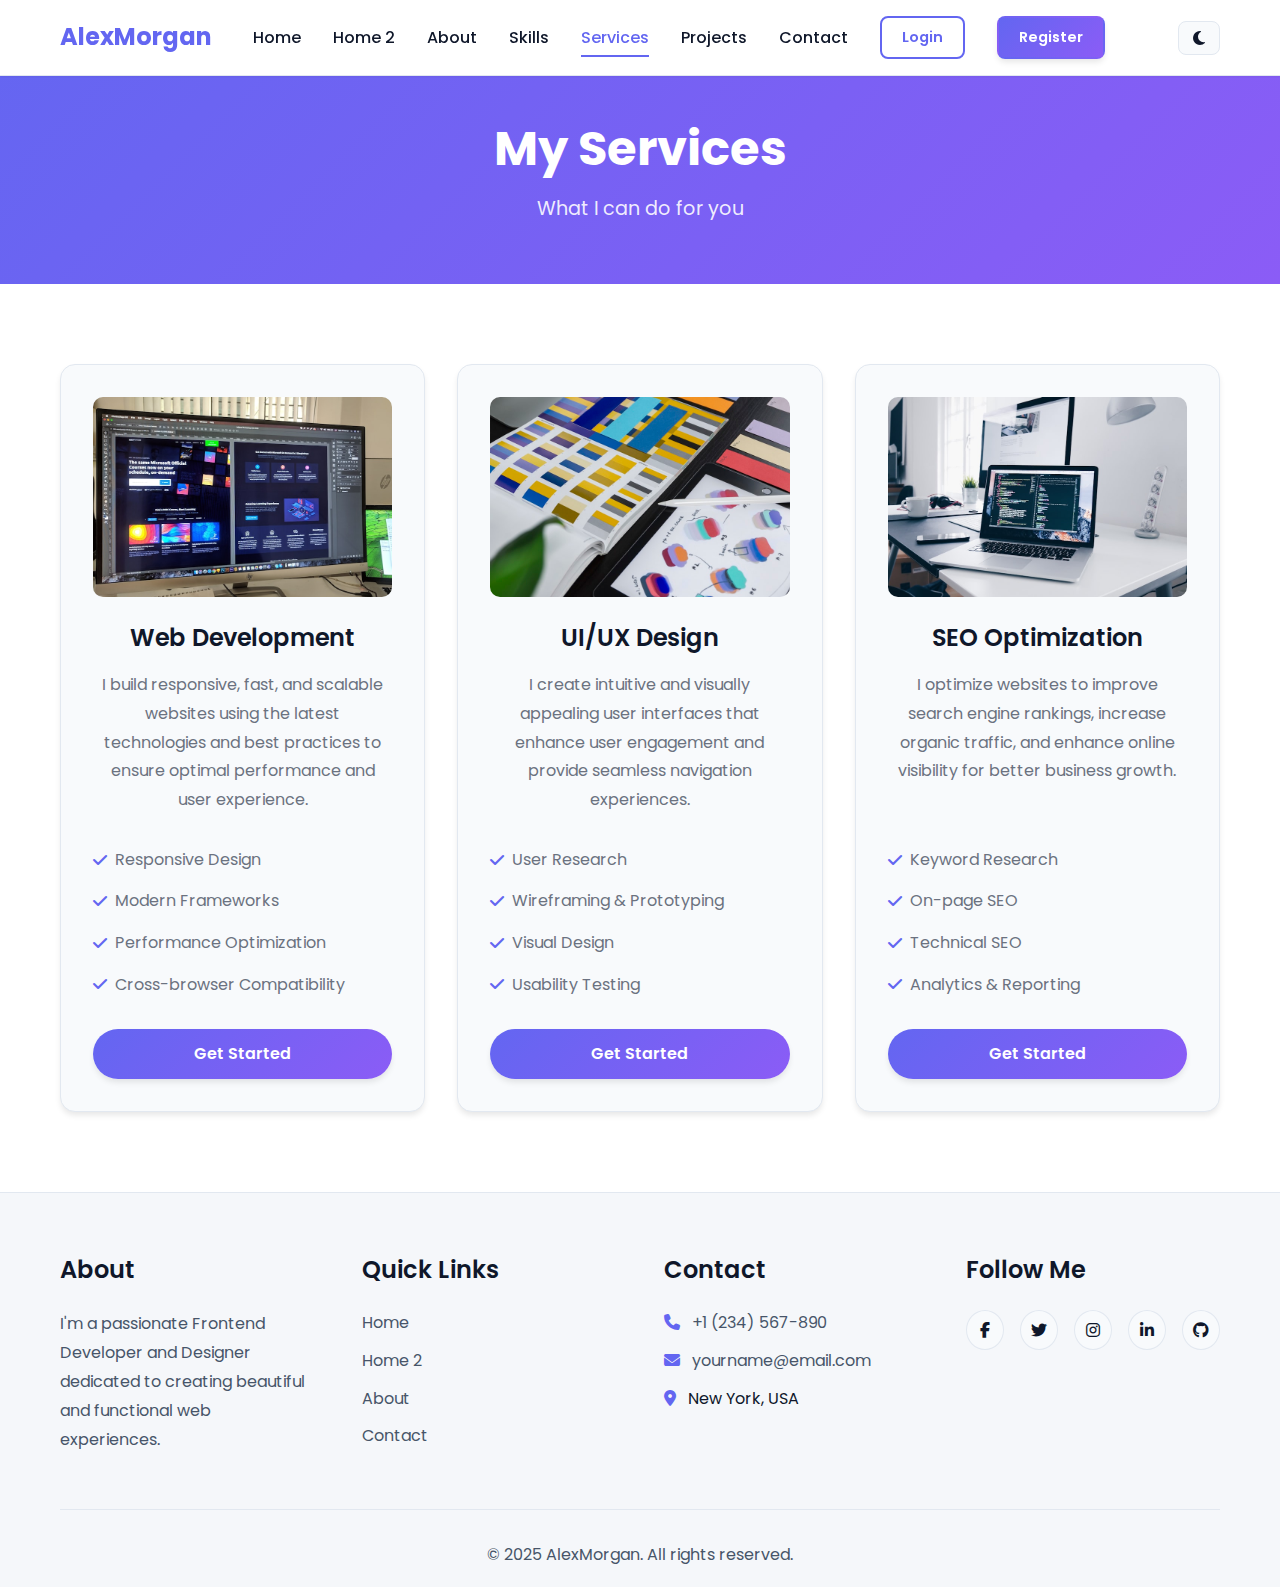
<file: services.html>
<!DOCTYPE html>
<html lang="en">
<head>
    <meta charset="UTF-8">
    <meta name="viewport" content="width=device-width, initial-scale=1.0">
    <title>My Services - AlexMorgan</title>
    <link rel="icon" type="image/svg+xml" href="assets/favicon.svg">
    <link rel="alternate icon" href="assets/favicon.ico">
    <link rel="apple-touch-icon" href="assets/favicon.svg">
    <meta name="theme-color" content="#6366f1">
    <link rel="preconnect" href="https://fonts.googleapis.com">
    <link rel="preconnect" href="https://fonts.gstatic.com" crossorigin>
    <link href="https://fonts.googleapis.com/css2?family=Poppins:wght@300;400;600;700&display=swap" rel="stylesheet">
    <link rel="stylesheet" href="https://cdnjs.cloudflare.com/ajax/libs/font-awesome/6.4.0/css/all.min.css">
    <link rel="stylesheet" href="style.css">
</head>
<body>
    <!-- Header / Navbar -->
    <header class="header" id="header">
        <nav class="navbar">
            <div class="container">
                <a href="index.html" class="logo">AlexMorgan</a>
                <ul class="nav-menu" id="navMenu">
                    <li><a href="index.html" class="nav-link">Home</a></li>
                    <li><a href="home2.html" class="nav-link">Home 2</a></li>
                    <li><a href="about.html" class="nav-link">About</a></li>
                    <li><a href="skills.html" class="nav-link">Skills</a></li>
                    <li><a href="services.html" class="nav-link active">Services</a></li>
                    <li><a href="projects.html" class="nav-link">Projects</a></li>
                    <li><a href="contact.html" class="nav-link">Contact</a></li>
                    <li><a href="login.html" class="nav-btn">Login</a></li>
                    <li><a href="register.html" class="nav-btn btn-primary">Register</a></li>
                    <li><button onclick="toggleTheme()" class="theme-toggle">
                        <i class="fas fa-moon"></i>
                        <span>Theme</span>
                    </button></li>
                </ul>
                <div class="navbar-actions">
                    <button onclick="toggleTheme()" class="theme-toggle" id="themeToggleDesktop">
                        <i class="fas fa-moon"></i>
                    </button>
                    <div class="hamburger" id="hamburger">
                        <span></span>
                        <span></span>
                        <span></span>
                    </div>
                </div>
            </div>
        </nav>
    </header>

    <!-- Page Header -->
    <section class="page-header">
        <div class="container">
            <h1>My Services</h1>
            <p>What I can do for you</p>
        </div>
    </section>

    <!-- Services Section -->
    <section class="page-content">
        <div class="container">
            <div class="services-grid">
                <div class="service-card">
                    <div class="service-icon">
                        <img src="assets/service-webdev.jpg" alt="Web Development">
                    </div>
                    <h3>Web Development</h3>
                    <p>I build responsive, fast, and scalable websites using the latest technologies and best practices to ensure optimal performance and user experience.</p>
                    <ul class="service-features">
                        <li><i class="fas fa-check"></i> Responsive Design</li>
                        <li><i class="fas fa-check"></i> Modern Frameworks</li>
                        <li><i class="fas fa-check"></i> Performance Optimization</li>
                        <li><i class="fas fa-check"></i> Cross-browser Compatibility</li>
                    </ul>
                    <a href="contact.html" class="btn btn-primary">Get Started</a>
                </div>
                <div class="service-card">
                    <div class="service-icon">
                        <img src="assets/service-uiux.jpg" alt="UI/UX Design">
                    </div>
                    <h3>UI/UX Design</h3>
                    <p>I create intuitive and visually appealing user interfaces that enhance user engagement and provide seamless navigation experiences.</p>
                    <ul class="service-features">
                        <li><i class="fas fa-check"></i> User Research</li>
                        <li><i class="fas fa-check"></i> Wireframing & Prototyping</li>
                        <li><i class="fas fa-check"></i> Visual Design</li>
                        <li><i class="fas fa-check"></i> Usability Testing</li>
                    </ul>
                    <a href="contact.html" class="btn btn-primary">Get Started</a>
                </div>
                <div class="service-card">
                    <div class="service-icon">
                        <img src="assets/service-seo.jpg" alt="SEO Optimization">
                    </div>
                    <h3>SEO Optimization</h3>
                    <p>I optimize websites to improve search engine rankings, increase organic traffic, and enhance online visibility for better business growth.</p>
                    <ul class="service-features">
                        <li><i class="fas fa-check"></i> Keyword Research</li>
                        <li><i class="fas fa-check"></i> On-page SEO</li>
                        <li><i class="fas fa-check"></i> Technical SEO</li>
                        <li><i class="fas fa-check"></i> Analytics & Reporting</li>
                    </ul>
                    <a href="contact.html" class="btn btn-primary">Get Started</a>
                </div>
            </div>
        </div>
    </section>

    <!-- Footer -->
    <footer class="footer">
        <div class="container">
            <div class="footer-content">
                <div class="footer-section">
                    <h3>About</h3>
                    <p>I'm a passionate Frontend Developer and Designer dedicated to creating beautiful and functional web experiences.</p>
                </div>
                <div class="footer-section">
                    <h3>Quick Links</h3>
                    <ul>
                        <li><a href="index.html">Home</a></li>
                        <li><a href="home2.html">Home 2</a></li>
                        <li><a href="about.html">About</a></li>
                         
                        <li><a href="contact.html">Contact</a></li>
                    </ul>
                </div>
                <div class="footer-section">
                    <h3>Contact</h3>
                    <ul>
                        <li><i class="fas fa-phone"></i> <a href="tel:+1234567890">+1 (234) 567-890</a></li>
                        <li><i class="fas fa-envelope"></i> <a href="mailto:yourname@email.com">yourname@email.com</a></li>
                        <li><i class="fas fa-map-marker-alt"></i> New York, USA</li>
                    </ul>
                </div>
                <div class="footer-section">
                    <h3>Follow Me</h3>
                    <div class="footer-social">
                        <a href="#" target="_blank" aria-label="Facebook"><i class="fab fa-facebook-f"></i></a>
                        <a href="#" target="_blank" aria-label="Twitter"><i class="fab fa-twitter"></i></a>
                        <a href="#" target="_blank" aria-label="Instagram"><i class="fab fa-instagram"></i></a>
                        <a href="#" target="_blank" aria-label="LinkedIn"><i class="fab fa-linkedin-in"></i></a>
                        <a href="#" target="_blank" aria-label="GitHub"><i class="fab fa-github"></i></a>
                    </div>
                </div>
            </div>
            <div class="footer-bottom">
                <p>&copy; 2025 AlexMorgan. All rights reserved.</p>
            </div>
        </div>
    </footer>

    <!-- Back to Top Button -->
    <button class="back-to-top" id="backToTop" aria-label="Back to top">
        <i class="fas fa-arrow-up"></i>
    </button>

    <script src="script.js"></script>
</body>
</html>
</file>
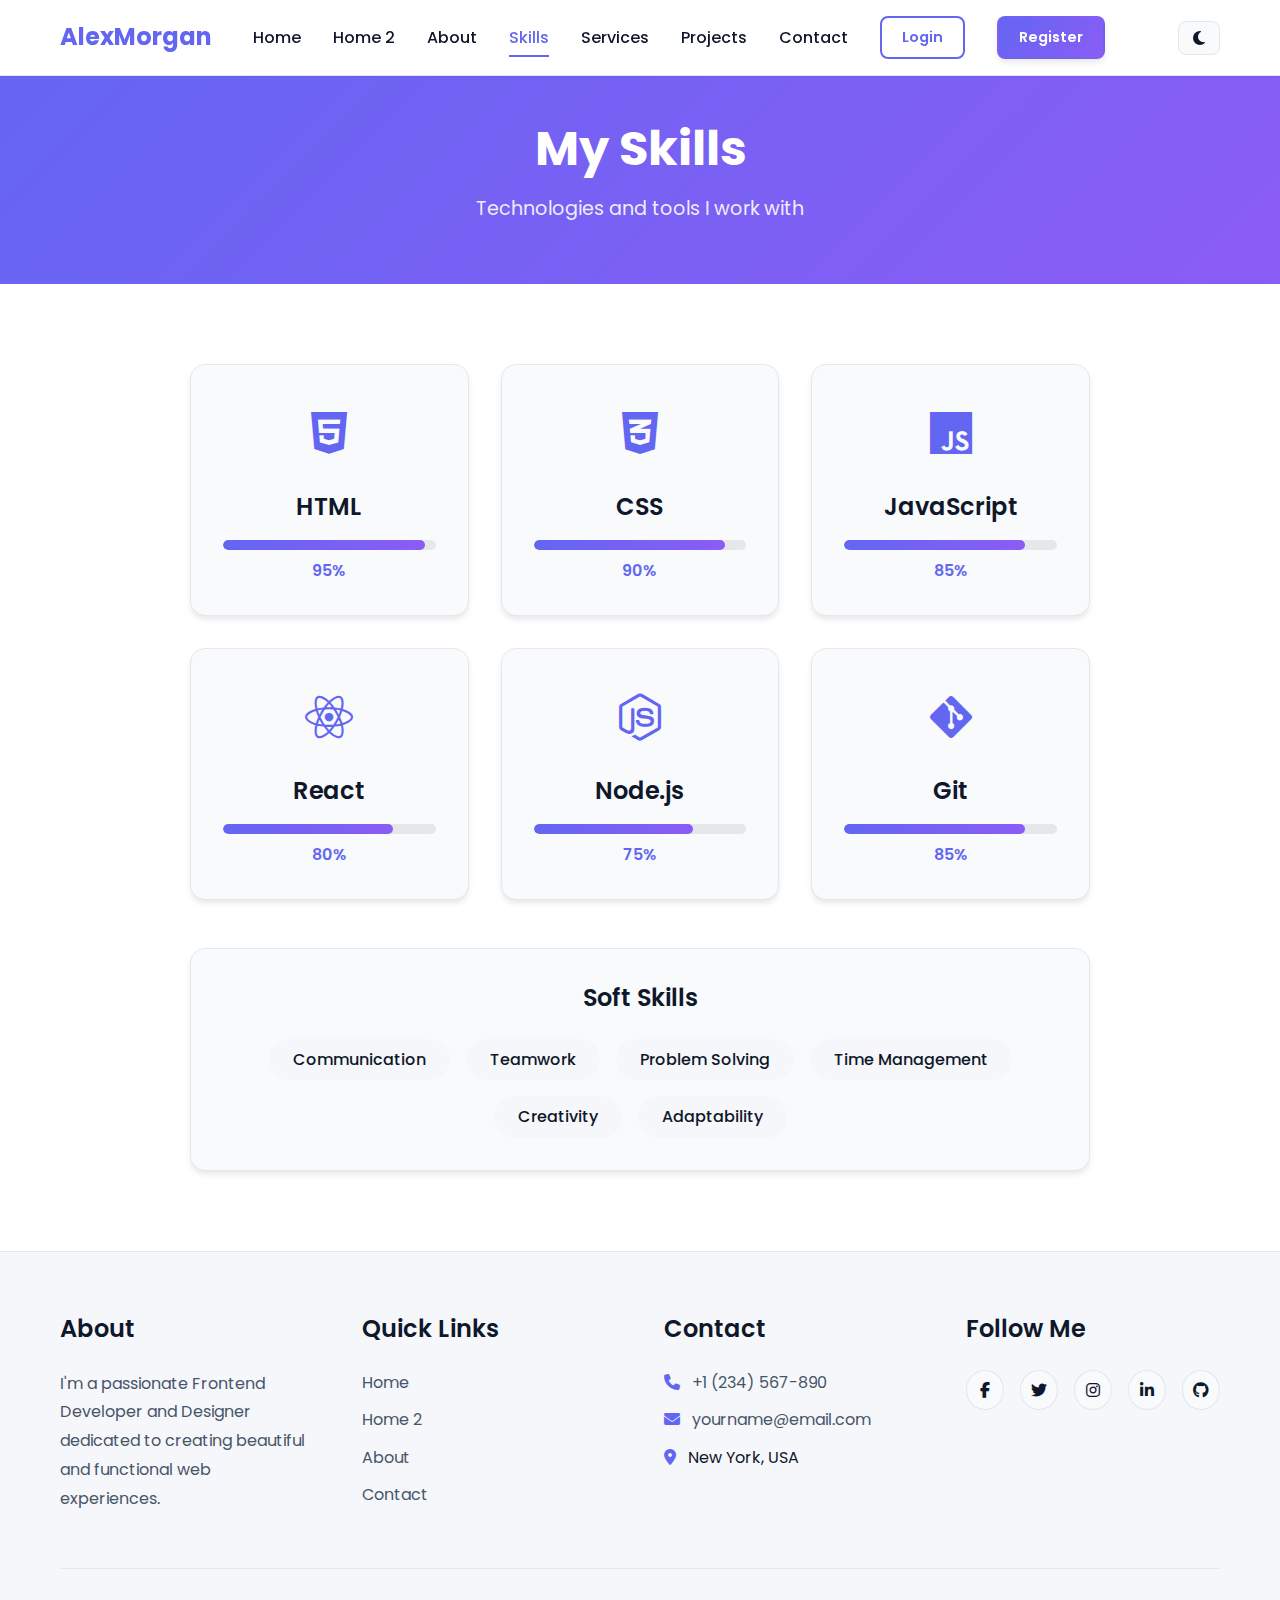
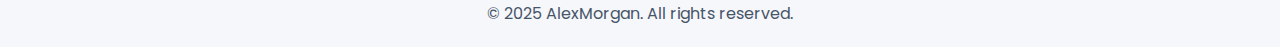
<file: skills.html>
<!DOCTYPE html>
<html lang="en">
<head>
    <meta charset="UTF-8">
    <meta name="viewport" content="width=device-width, initial-scale=1.0">
    <title>My Skills - AlexMorgan</title>
    <link rel="icon" type="image/svg+xml" href="assets/favicon.svg">
    <link rel="alternate icon" href="assets/favicon.ico">
    <link rel="apple-touch-icon" href="assets/favicon.svg">
    <meta name="theme-color" content="#6366f1">
    <link rel="preconnect" href="https://fonts.googleapis.com">
    <link rel="preconnect" href="https://fonts.gstatic.com" crossorigin>
    <link href="https://fonts.googleapis.com/css2?family=Poppins:wght@300;400;600;700&display=swap" rel="stylesheet">
    <link rel="stylesheet" href="https://cdnjs.cloudflare.com/ajax/libs/font-awesome/6.4.0/css/all.min.css">
    <link rel="stylesheet" href="style.css">
</head>
<body>
    <!-- Header / Navbar -->
    <header class="header" id="header">
        <nav class="navbar">
            <div class="container">
                <a href="index.html" class="logo">AlexMorgan</a>
                <ul class="nav-menu" id="navMenu">
                    <li><a href="index.html" class="nav-link">Home</a></li>
                    <li><a href="home2.html" class="nav-link">Home 2</a></li>
                    <li><a href="about.html" class="nav-link">About</a></li>
                    <li><a href="skills.html" class="nav-link active">Skills</a></li>
                    <li><a href="services.html" class="nav-link">Services</a></li>
                    <li><a href="projects.html" class="nav-link">Projects</a></li>
                    <li><a href="contact.html" class="nav-link">Contact</a></li>
                    <li><a href="login.html" class="nav-btn">Login</a></li>
                    <li><a href="register.html" class="nav-btn btn-primary">Register</a></li>
                    <li><button onclick="toggleTheme()" class="theme-toggle">
                        <i class="fas fa-moon"></i>
                        <span>Theme</span>
                    </button></li>
                </ul>
                <div class="navbar-actions">
                    <button onclick="toggleTheme()" class="theme-toggle" id="themeToggleDesktop">
                        <i class="fas fa-moon"></i>
                    </button>
                    <div class="hamburger" id="hamburger">
                        <span></span>
                        <span></span>
                        <span></span>
                    </div>
                </div>
            </div>
        </nav>
    </header>

    <!-- Page Header -->
    <section class="page-header">
        <div class="container">
            <h1>My Skills</h1>
            <p>Technologies and tools I work with</p>
        </div>
    </section>

    <!-- Skills Section -->
    <section class="page-content">
        <div class="container">
            <div class="skills-content">
                <div class="skills-grid">
                    <div class="skill-item">
                        <div class="skill-icon">
                            <i class="fab fa-html5"></i>
                        </div>
                        <h3>HTML</h3>
                        <div class="skill-bar">
                            <div class="skill-progress" data-progress="95"></div>
                        </div>
                        <span class="skill-percent">95%</span>
                    </div>
                    <div class="skill-item">
                        <div class="skill-icon">
                            <i class="fab fa-css3-alt"></i>
                        </div>
                        <h3>CSS</h3>
                        <div class="skill-bar">
                            <div class="skill-progress" data-progress="90"></div>
                        </div>
                        <span class="skill-percent">90%</span>
                    </div>
                    <div class="skill-item">
                        <div class="skill-icon">
                            <i class="fab fa-js"></i>
                        </div>
                        <h3>JavaScript</h3>
                        <div class="skill-bar">
                            <div class="skill-progress" data-progress="85"></div>
                        </div>
                        <span class="skill-percent">85%</span>
                    </div>
                    <div class="skill-item">
                        <div class="skill-icon">
                            <i class="fab fa-react"></i>
                        </div>
                        <h3>React</h3>
                        <div class="skill-bar">
                            <div class="skill-progress" data-progress="80"></div>
                        </div>
                        <span class="skill-percent">80%</span>
                    </div>
                    <div class="skill-item">
                        <div class="skill-icon">
                            <i class="fab fa-node-js"></i>
                        </div>
                        <h3>Node.js</h3>
                        <div class="skill-bar">
                            <div class="skill-progress" data-progress="75"></div>
                        </div>
                        <span class="skill-percent">75%</span>
                    </div>
                    <div class="skill-item">
                        <div class="skill-icon">
                            <i class="fab fa-git-alt"></i>
                        </div>
                        <h3>Git</h3>
                        <div class="skill-bar">
                            <div class="skill-progress" data-progress="85"></div>
                        </div>
                        <span class="skill-percent">85%</span>
                    </div>
                </div>
                <div class="soft-skills">
                    <h3>Soft Skills</h3>
                    <div class="soft-skills-tags">
                        <span class="tag">Communication</span>
                        <span class="tag">Teamwork</span>
                        <span class="tag">Problem Solving</span>
                        <span class="tag">Time Management</span>
                        <span class="tag">Creativity</span>
                        <span class="tag">Adaptability</span>
                    </div>
                </div>
            </div>
        </div>
    </section>

    <!-- Footer -->
    <footer class="footer">
        <div class="container">
            <div class="footer-content">
                <div class="footer-section">
                    <h3>About</h3>
                    <p>I'm a passionate Frontend Developer and Designer dedicated to creating beautiful and functional web experiences.</p>
                </div>
                <div class="footer-section">
                    <h3>Quick Links</h3>
                    <ul>
                        <li><a href="index.html">Home</a></li>
                        <li><a href="home2.html">Home 2</a></li>
                        <li><a href="about.html">About</a></li>
                         
                        <li><a href="contact.html">Contact</a></li>
                    </ul>
                </div>
                <div class="footer-section">
                    <h3>Contact</h3>
                    <ul>
                        <li><i class="fas fa-phone"></i> <a href="tel:+1234567890">+1 (234) 567-890</a></li>
                        <li><i class="fas fa-envelope"></i> <a href="mailto:yourname@email.com">yourname@email.com</a></li>
                        <li><i class="fas fa-map-marker-alt"></i> New York, USA</li>
                    </ul>
                </div>
                <div class="footer-section">
                    <h3>Follow Me</h3>
                    <div class="footer-social">
                        <a href="#" target="_blank" aria-label="Facebook"><i class="fab fa-facebook-f"></i></a>
                        <a href="#" target="_blank" aria-label="Twitter"><i class="fab fa-twitter"></i></a>
                        <a href="#" target="_blank" aria-label="Instagram"><i class="fab fa-instagram"></i></a>
                        <a href="#" target="_blank" aria-label="LinkedIn"><i class="fab fa-linkedin-in"></i></a>
                        <a href="#" target="_blank" aria-label="GitHub"><i class="fab fa-github"></i></a>
                    </div>
                </div>
            </div>
            <div class="footer-bottom">
                <p>&copy; 2025 AlexMorgan. All rights reserved.</p>
            </div>
        </div>
    </footer>

    <!-- Back to Top Button -->
    <button class="back-to-top" id="backToTop" aria-label="Back to top">
        <i class="fas fa-arrow-up"></i>
    </button>

    <script src="script.js"></script>
</body>
</html>
</file>
<file: style.css>
/* ===== CSS Variables ===== */
/* Light Mode Theme */
:root {
    --primary-color: #6366f1;
    --secondary-color: #8b5cf6;
    --text-dark: #1f2937;
    --text-light: #6b7280;
    --bg-light: #f9fafb;
    --bg-white: #ffffff;
    --border-color: #e5e7eb;
    --shadow-sm: 0 1px 2px 0 rgba(0, 0, 0, 0.05);
    --shadow-md: 0 4px 6px -1px rgba(0, 0, 0, 0.1);
    --shadow-lg: 0 10px 15px -3px rgba(0, 0, 0, 0.1);
    --shadow-xl: 0 20px 25px -5px rgba(0, 0, 0, 0.1);
    --transition: all 0.3s ease;
    
    /* New Theme Variables - Light Mode */
    --bg: #ffffff;
    --bg-secondary: #f5f7fa;
    --text-primary: #0f172a;
    --text-secondary: #475569;
    --text-muted: #64748b;
    --border: #e2e8f0;
    --card: #f8fafc;
    --accent: #2563eb;
    --accent-hover: #1d4ed8;
    --accent-light: #dbeafe;
    --btn-text: #ffffff;
    --btn-bg: #2563eb;
    --btn-bg-hover: #1e40af;
}

/* Dark Mode Theme */
[data-theme="dark"] {
    --bg: #0f172a;
    --bg-secondary: #1e293b;
    --text-primary: #f8fafc;
    --text-secondary: #cbd5e1;
    --text-muted: #94a3b8;
    --border: #334155;
    --card: #1e293b;
    --accent: #3b82f6;
    --accent-hover: #60a5fa;
    --accent-light: #1e3a8a;
    --btn-text: #ffffff;
    --btn-bg: #3b82f6;
    --btn-bg-hover: #1d4ed8;
    --shadow-sm: 0 2px 8px rgba(0, 0, 0, 0.4);
    --shadow-md: 0 4px 16px rgba(0, 0, 0, 0.5);
    
    /* Update existing variables for dark mode */
    --primary-color: #3b82f6;
    --secondary-color: #60a5fa;
    --text-dark: #f8fafc;
    --text-light: #cbd5e1;
    --bg-light: #1e293b;
    --bg-white: #0f172a;
    --border-color: #334155;
}

/* ===== Reset & Base Styles ===== */
* {
    margin: 0;
    padding: 0;
    box-sizing: border-box;
}

html {
    scroll-behavior: smooth;
}

body {
    font-family: 'Poppins', sans-serif;
    font-size: 16px;
    line-height: 1.6;
    color: var(--text-primary);
    background-color: var(--bg);
    overflow-x: hidden;
    transition: background-color 0.3s ease, color 0.3s ease;
}

.container {
    max-width: 1200px;
    margin: 0 auto;
    padding: 0 20px;
}

/* ===== Typography ===== */
h1 {
    font-weight: 700;
    font-size: 3rem;
    line-height: 1.2;
    margin-bottom: 1rem;
}

h2 {
    font-weight: 600;
    font-size: 2.5rem;
    line-height: 1.3;
    text-align: center;
    margin-bottom: 3rem;
}

h3 {
    font-weight: 300;
    font-size: 1.5rem;
    line-height: 1.4;
    margin-bottom: 1rem;
}

p {
    font-size: 1rem;
    line-height: 1.6;
    color: var(--text-light);
}

.section-title {
    position: relative;
    padding-bottom: 1rem;
}

.section-title::after {
    content: '';
    position: absolute;
    bottom: 0;
    left: 50%;
    transform: translateX(-50%);
    width: 80px;
    height: 4px;
    background: linear-gradient(90deg, var(--primary-color), var(--secondary-color));
    border-radius: 2px;
}

/* ===== Header / Navbar ===== */
.header {
    position: fixed;
    top: 0;
    left: 0;
    width: 100%;
    background-color: var(--bg);
    box-shadow: var(--shadow-sm);
    z-index: 1000;
    transition: var(--transition);
    border-bottom: 1px solid var(--border);
}

.header.scrolled {
    box-shadow: var(--shadow-md);
}

.navbar {
    padding: 1rem 0;
}

.navbar .container {
    display: flex;
    justify-content: space-between;
    align-items: center;
}

.navbar-actions {
    display: flex;
    align-items: center;
    gap: 1rem;
}

#themeToggleDesktop {
    margin-left: 0;
}

@media (max-width: 968px) {
    #themeToggleDesktop {
        display: none;
    }
    
    .nav-menu .theme-toggle {
        display: flex;
    }
}

@media (min-width: 969px) {
    .nav-menu .theme-toggle {
        display: none;
    }
    
    #themeToggleDesktop {
        display: flex;
    }
}

.logo {
    font-size: 1.5rem;
    font-weight: 700;
    color: var(--primary-color);
    text-decoration: none;
    transition: var(--transition);
}

.logo:hover {
    color: var(--secondary-color);
    transform: scale(1.05);
}

.nav-menu {
    display: flex;
    list-style: none;
    gap: 2rem;
    align-items: center;
}

.nav-link {
    color: var(--text-primary);
    text-decoration: none;
    font-weight: 500;
    transition: var(--transition);
    position: relative;
    padding: 0.5rem 0;
}

.nav-link::after {
    content: '';
    position: absolute;
    bottom: 0;
    left: 0;
    width: 0;
    height: 2px;
    background-color: var(--primary-color);
    transition: var(--transition);
}

.nav-link:hover::after,
.nav-link.active::after {
    width: 100%;
}

.nav-link:hover,
.nav-link.active {
    color: var(--primary-color);
}

.hamburger {
    display: none;
    flex-direction: column;
    cursor: pointer;
    gap: 5px;
}

.hamburger span {
    width: 25px;
    height: 3px;
    background-color: var(--text-primary);
    transition: var(--transition);
    border-radius: 2px;
}

.hamburger.active span:nth-child(1) {
    transform: rotate(45deg) translate(8px, 8px);
}

.hamburger.active span:nth-child(2) {
    opacity: 0;
}

.hamburger.active span:nth-child(3) {
    transform: rotate(-45deg) translate(7px, -7px);
}

/* ===== Theme Toggle Button ===== */
.theme-toggle {
    padding: 8px 14px;
    border-radius: 8px;
    border: 1px solid var(--border);
    background: var(--card);
    color: var(--text-primary);
    cursor: pointer;
    font-weight: 500;
    transition: 0.3s;
    font-size: 0.9rem;
    display: flex;
    align-items: center;
    gap: 0.5rem;
    margin-left: 1rem;
}

.theme-toggle:hover {
    border-color: var(--accent);
    color: var(--accent);
    background: var(--accent-light);
}

.theme-toggle i {
    font-size: 1rem;
}

/* ===== Nav Buttons (Login/Register) ===== */
.nav-btn {
    padding: 8px 20px;
    border-radius: 8px;
    border: 2px solid var(--primary-color);
    background: transparent;
    color: var(--primary-color);
    cursor: pointer;
    font-weight: 600;
    transition: var(--transition);
    font-size: 0.9rem;
    text-decoration: none;
    display: inline-block;
    font-family: 'Poppins', sans-serif;
}

.nav-btn:hover {
    background: var(--primary-color);
    color: var(--bg-white);
    transform: translateY(-2px);
    box-shadow: var(--shadow-md);
}

.nav-btn.btn-primary {
    background: linear-gradient(135deg, var(--primary-color), var(--secondary-color));
    color: var(--bg-white);
    border: 2px solid transparent;
}

.nav-btn.btn-primary:hover {
    background: linear-gradient(135deg, var(--secondary-color), var(--primary-color));
    transform: translateY(-2px);
    box-shadow: var(--shadow-lg);
}

/* ===== Hero Section ===== */
.hero {
    padding: 120px 0 80px;
    background: linear-gradient(135deg, var(--bg-secondary) 0%, var(--bg) 100%);
    min-height: 100vh;
    display: flex;
    align-items: center;
}

.hero-content {
    display: grid;
    grid-template-columns: 1fr 1fr;
    gap: 4rem;
    align-items: stretch;
}

.hero-text {
    animation: fadeInLeft 1s ease;
    display: flex;
    flex-direction: column;
    justify-content: center;
}

.hero-title {
    font-size: 3.5rem;
    margin-bottom: 1rem;
}

.highlight {
    color: var(--primary-color);
    background: linear-gradient(120deg, var(--primary-color), var(--secondary-color));
    -webkit-background-clip: text;
    -webkit-text-fill-color: transparent;
    background-clip: text;
}

.hero-subtitle {
    font-size: 1.5rem;
    font-weight: 400;
    color: var(--text-light);
    margin-bottom: 1.5rem;
}

.hero-description {
    font-size: 1.1rem;
    margin-bottom: 2rem;
    color: var(--text-light);
}

.hero-buttons {
    display: flex;
    gap: 1rem;
    flex-wrap: wrap;
}

.hero-image {
    animation: fadeInRight 1s ease;
    display: flex;
    align-items: stretch;
}

.hero-image img {
    width: 100%;
    height: 100%;
    border-radius: 20px;
    box-shadow: var(--shadow-xl);
    object-fit: cover;
}

/* ===== Buttons ===== */
.btn {
    display: inline-block;
    padding: 12px 30px;
    border-radius: 50px;
    text-decoration: none;
    font-weight: 600;
    transition: var(--transition);
    border: none;
    cursor: pointer;
    font-size: 1rem;
    text-align: center;
}

.btn-primary {
    background: linear-gradient(135deg, var(--primary-color), var(--secondary-color));
    color: var(--bg-white);
    box-shadow: var(--shadow-md);
}

.btn-primary:hover {
    transform: translateY(-3px);
    box-shadow: var(--shadow-lg);
    background: linear-gradient(135deg, var(--secondary-color), var(--primary-color));
}

.btn-secondary {
    background-color: transparent;
    color: var(--primary-color);
    border: 2px solid var(--primary-color);
}

.btn-secondary:hover {
    background-color: var(--primary-color);
    color: var(--bg-white);
    transform: translateY(-3px);
    box-shadow: var(--shadow-md);
}

/* ===== About Section ===== */
.about {
    padding: 80px 0;
    background-color: var(--bg);
}

.about-content {
    display: grid;
    grid-template-columns: 1fr 1fr;
    gap: 4rem;
    align-items: stretch;
}

.about-image {
    text-align: center;
    display: flex;
    align-items: stretch;
    justify-content: center;
}

.about-image img {
    width: 100%;
    height: 100%;
    object-fit: cover;
    border-radius: 20px;
    box-shadow: var(--shadow-lg);
}

.about-text {
    display: flex;
    flex-direction: column;
    justify-content: center;
}

.about-text h3 {
    font-weight: 600;
    font-size: 2rem;
    color: var(--text-primary);
    margin-bottom: 1rem;
}

.about-bio {
    font-size: 1.1rem;
    margin-bottom: 2rem;
    line-height: 1.8;
}

.about-info {
    display: flex;
    flex-direction: column;
    gap: 1rem;
    margin-bottom: 2rem;
}

.info-item {
    display: flex;
    align-items: center;
    gap: 1rem;
}

.info-item i {
    color: var(--primary-color);
    font-size: 1.2rem;
    width: 30px;
}

.info-item span {
    color: var(--text-light);
}

/* ===== Skills Section ===== */
.skills {
    padding: 80px 0;
    background-color: var(--bg-secondary);
}

.skills-content {
    max-width: 900px;
    margin: 0 auto;
}

.skills-grid {
    display: grid;
    grid-template-columns: repeat(auto-fit, minmax(250px, 1fr));
    gap: 2rem;
    margin-bottom: 3rem;
}

.skill-item {
    background-color: var(--card);
    padding: 2rem;
    border-radius: 15px;
    box-shadow: var(--shadow-md);
    text-align: center;
    transition: var(--transition);
    border: 1px solid var(--border);
}

.skill-item:hover {
    transform: translateY(-5px);
    box-shadow: var(--shadow-lg);
}

.skill-icon {
    font-size: 3rem;
    color: var(--primary-color);
    margin-bottom: 1rem;
}

.skill-item h3 {
    font-weight: 600;
    margin-bottom: 1rem;
    color: var(--text-primary);
}

.skill-bar {
    width: 100%;
    height: 10px;
    background-color: var(--border-color);
    border-radius: 10px;
    overflow: hidden;
    margin-bottom: 0.5rem;
}

.skill-progress {
    height: 100%;
    background: linear-gradient(90deg, var(--primary-color), var(--secondary-color));
    border-radius: 10px;
    width: 0;
    transition: width 1s ease;
}

.skill-percent {
    font-weight: 600;
    color: var(--primary-color);
}

.soft-skills {
    background-color: var(--card);
    padding: 2rem;
    border-radius: 15px;
    box-shadow: var(--shadow-md);
    text-align: center;
    border: 1px solid var(--border);
}

.soft-skills h3 {
    font-weight: 600;
    margin-bottom: 1.5rem;
    color: var(--text-primary);
}

.soft-skills-tags {
    display: flex;
    flex-wrap: wrap;
    gap: 1rem;
    justify-content: center;
}

.tag {
    padding: 0.5rem 1.5rem;
    background-color: var(--bg-secondary);
    color: var(--text-primary);
    border-radius: 25px;
    font-weight: 500;
    transition: var(--transition);
}

.tag:hover {
    background-color: var(--primary-color);
    color: var(--bg-white);
    transform: translateY(-2px);
}

/* ===== Services Section ===== */
.services {
    padding: 80px 0;
    background-color: var(--bg);
}

.services-grid {
    display: grid;
    grid-template-columns: repeat(auto-fit, minmax(300px, 1fr));
    gap: 2rem;
}

.service-card {
    background-color: var(--card);
    padding: 2rem;
    border-radius: 15px;
    box-shadow: var(--shadow-md);
    text-align: center;
    transition: var(--transition);
    height: 100%;
    display: flex;
    flex-direction: column;
    border: 1px solid var(--border);
}

.service-card:hover {
    transform: translateY(-10px);
    box-shadow: var(--shadow-xl);
}

.service-icon {
    width: 100%;
    height: 200px;
    border-radius: 10px;
    overflow: hidden;
    margin-bottom: 1.5rem;
}

.service-icon img {
    width: 100%;
    height: 100%;
    object-fit: cover;
    transition: var(--transition);
}

.service-card:hover .service-icon img {
    transform: scale(1.1);
}

.service-card h3 {
    font-weight: 600;
    margin-bottom: 1rem;
    color: var(--text-primary);
}

.service-card p {
    flex-grow: 1;
    line-height: 1.8;
}

/* ===== Projects Section ===== */
.projects {
    padding: 80px 0;
    background-color: var(--bg-secondary);
}

.projects-grid {
    display: grid;
    grid-template-columns: repeat(auto-fit, minmax(300px, 1fr));
    gap: 2rem;
}

.project-card {
    background-color: var(--card);
    border-radius: 15px;
    overflow: hidden;
    box-shadow: var(--shadow-md);
    transition: var(--transition);
    border: 1px solid var(--border);
}

.project-card:hover {
    transform: translateY(-5px);
    box-shadow: var(--shadow-xl);
}

.project-image {
    position: relative;
    width: 100%;
    height: 250px;
    overflow: hidden;
}

.project-image img {
    width: 100%;
    height: 100%;
    object-fit: cover;
    transition: var(--transition);
}

.project-card:hover .project-image img {
    transform: scale(1.1);
}

.project-overlay {
    position: absolute;
    top: 0;
    left: 0;
    width: 100%;
    height: 100%;
    background: linear-gradient(135deg, rgba(99, 102, 241, 0.9), rgba(139, 92, 246, 0.9));
    display: flex;
    align-items: center;
    justify-content: center;
    opacity: 0;
    transition: var(--transition);
}

.project-card:hover .project-overlay {
    opacity: 1;
}

.project-info {
    padding: 1.5rem;
}

.project-info h3 {
    font-weight: 600;
    margin-bottom: 0.5rem;
    color: var(--text-primary);
}

.project-category {
    color: var(--text-light);
    font-size: 0.9rem;
}

/* ===== Contact Section ===== */
.contact {
    padding: 80px 0;
    background-color: var(--bg);
}

.contact-content {
    display: grid;
    grid-template-columns: 1.5fr 1fr;
    gap: 4rem;
}

.contact-form {
    display: flex;
    flex-direction: column;
    gap: 1.5rem;
}

.form-group {
    position: relative;
}

.form-group input,
.form-group textarea {
    width: 100%;
    padding: 1rem;
    border: 2px solid var(--border);
    border-radius: 10px;
    font-family: 'Poppins', sans-serif;
    font-size: 1rem;
    transition: var(--transition);
    background-color: var(--bg);
    color: var(--text-primary);
}

.form-group input:focus,
.form-group textarea:focus {
    outline: none;
    border-color: var(--primary-color);
    box-shadow: 0 0 0 3px rgba(99, 102, 241, 0.1);
}

.form-group textarea {
    resize: vertical;
    min-height: 120px;
}

.form-message {
    padding: 1rem;
    border-radius: 10px;
    text-align: center;
    font-weight: 500;
    display: none;
}

.form-message.success {
    display: block;
    background-color: #d1fae5;
    color: #065f46;
}

.form-message.error {
    display: block;
    background-color: #fee2e2;
    color: #991b1b;
}

.contact-details {
    display: flex;
    flex-direction: column;
    gap: 2rem;
}

.contact-item {
    display: flex;
    align-items: flex-start;
    gap: 1rem;
}

.contact-item i {
    color: var(--primary-color);
    font-size: 1.5rem;
    margin-top: 0.25rem;
}

.contact-item h3 {
    font-weight: 600;
    margin-bottom: 0.5rem;
    color: var(--text-primary);
}

.contact-item a,
.contact-item p {
    color: var(--text-light);
    text-decoration: none;
    transition: var(--transition);
}

.contact-item a:hover {
    color: var(--primary-color);
}

.social-links {
    display: flex;
    gap: 1rem;
    margin-top: 1rem;
}

.social-links a {
    width: 45px;
    height: 45px;
    display: flex;
    align-items: center;
    justify-content: center;
    border-radius: 50%;
    background-color: var(--bg-light);
    color: var(--text-dark);
    text-decoration: none;
    transition: var(--transition);
    font-size: 1.2rem;
}

.social-links a:hover {
    background-color: var(--primary-color);
    color: var(--bg-white);
    transform: translateY(-3px);
    box-shadow: var(--shadow-md);
}

.social-links a[aria-label*="Facebook"]:hover {
    background-color: #1877f2;
}

.social-links a[aria-label*="Twitter"]:hover {
    background-color: #1da1f2;
}

.social-links a[aria-label*="Instagram"]:hover {
    background: linear-gradient(45deg, #f09433, #e6683c, #dc2743, #cc2366, #bc1888);
}

.social-links a[aria-label*="LinkedIn"]:hover {
    background-color: #0077b5;
}

.social-links a[aria-label*="GitHub"]:hover {
    background-color: #333;
}

/* ===== Footer ===== */
.footer {
    background-color: var(--bg-secondary);
    color: var(--text-primary);
    padding: 60px 0 20px;
    border-top: 1px solid var(--border);
}

.footer-content {
    display: grid;
    grid-template-columns: repeat(auto-fit, minmax(250px, 1fr));
    gap: 3rem;
    margin-bottom: 3rem;
}

.footer-section h3 {
    font-weight: 600;
    margin-bottom: 1.5rem;
    color: var(--text-primary);
}

.footer-section p {
    color: var(--text-secondary);
    line-height: 1.8;
}

.footer-section ul {
    list-style: none;
}

.footer-section ul li {
    margin-bottom: 0.75rem;
}

.footer-section ul li a {
    color: var(--text-secondary);
    text-decoration: none;
    transition: var(--transition);
}

.footer-section ul li a:hover {
    color: var(--text-primary);
    padding-left: 5px;
}

.footer-section ul li i {
    margin-right: 0.5rem;
    color: var(--primary-color);
}

.footer-social {
    display: flex;
    gap: 1rem;
}

.footer-social a {
    width: 40px;
    height: 40px;
    display: flex;
    align-items: center;
    justify-content: center;
    border-radius: 50%;
    background-color: var(--card);
    color: var(--text-primary);
    text-decoration: none;
    transition: var(--transition);
    border: 1px solid var(--border);
}

.footer-social a:hover {
    background-color: var(--primary-color);
    transform: translateY(-3px);
}

.footer-bottom {
    text-align: center;
    padding-top: 2rem;
    border-top: 1px solid var(--border);
}

.footer-bottom p {
    color: var(--text-secondary);
}

/* ===== Back to Top Button ===== */
.back-to-top {
    position: fixed;
    bottom: 30px;
    right: 30px;
    width: 50px;
    height: 50px;
    background: linear-gradient(135deg, var(--primary-color), var(--secondary-color));
    color: var(--bg-white);
    border: none;
    border-radius: 50%;
    cursor: pointer;
    display: none;
    align-items: center;
    justify-content: center;
    box-shadow: var(--shadow-lg);
    transition: var(--transition);
    z-index: 999;
}

.back-to-top:hover {
    transform: translateY(-5px);
    box-shadow: var(--shadow-xl);
}

.back-to-top.show {
    display: flex;
}

/* ===== Animations ===== */
@keyframes fadeInLeft {
    from {
        opacity: 0;
        transform: translateX(-50px);
    }
    to {
        opacity: 1;
        transform: translateX(0);
    }
}

@keyframes fadeInRight {
    from {
        opacity: 0;
        transform: translateX(50px);
    }
    to {
        opacity: 1;
        transform: translateX(0);
    }
}

.fade-in {
    opacity: 0;
    transform: translateY(30px);
    transition: opacity 0.6s ease, transform 0.6s ease;
}

.fade-in.visible {
    opacity: 1;
    transform: translateY(0);
}

/* ===== Responsive Design ===== */
@media (max-width: 968px) {
    .nav-menu {
        position: fixed;
        left: -100%;
        top: 70px;
        flex-direction: column;
        background-color: var(--bg);
        width: 100%;
        text-align: center;
        transition: var(--transition);
        box-shadow: var(--shadow-lg);
        padding: 2rem 0;
        gap: 0;
        border-top: 1px solid var(--border);
    }
    
    .theme-toggle {
        margin: 1rem auto 0;
    }

    .nav-menu.active {
        left: 0;
    }

    .nav-menu li {
        margin: 1rem 0;
    }

    .nav-btn {
        width: 200px;
        text-align: center;
        margin: 0 auto;
    }

    .hamburger {
        display: flex;
    }

    .hero-content {
        grid-template-columns: 1fr;
        text-align: center;
    }

    .hero-title {
        font-size: 2.5rem;
    }

    .about-content {
        grid-template-columns: 1fr;
        text-align: center;
    }

    .contact-content {
        grid-template-columns: 1fr;
    }

    h1 {
        font-size: 2.5rem;
    }

    h2 {
        font-size: 2rem;
    }
}

@media (max-width: 768px) {
    .hero {
        padding: 100px 0 60px;
    }

    .hero-title {
        font-size: 2rem;
    }

    .hero-subtitle {
        font-size: 1.2rem;
    }

    .section-title {
        font-size: 1.75rem;
    }

    .skills-grid {
        grid-template-columns: 1fr;
    }

    .services-grid {
        grid-template-columns: 1fr;
    }

    .projects-grid {
        grid-template-columns: 1fr;
    }

    .footer-content {
        grid-template-columns: 1fr;
        text-align: center;
    }

    .hero-buttons {
        justify-content: center;
    }
}

/* ===== Quick Links Section ===== */
.quick-links {
    padding: 80px 0;
    background-color: var(--bg-secondary);
}

.quick-links-grid {
    display: grid;
    grid-template-columns: repeat(auto-fit, minmax(250px, 1fr));
    gap: 2rem;
    margin-bottom: 3rem;
}

.quick-link-card {
    background-color: var(--card);
    padding: 2rem;
    border-radius: 15px;
    box-shadow: var(--shadow-md);
    text-decoration: none;
    color: var(--text-primary);
    transition: var(--transition);
    display: flex;
    flex-direction: column;
    align-items: center;
    text-align: center;
    border: 1px solid var(--border);
}

.quick-link-card:hover {
    transform: translateY(-10px);
    box-shadow: var(--shadow-xl);
}

.quick-link-icon {
    width: 80px;
    height: 80px;
    border-radius: 50%;
    background: linear-gradient(135deg, var(--primary-color), var(--secondary-color));
    display: flex;
    align-items: center;
    justify-content: center;
    margin-bottom: 1.5rem;
    color: var(--bg-white);
    font-size: 2rem;
}

.quick-link-card h3 {
    font-weight: 600;
    margin-bottom: 1rem;
    color: var(--text-primary);
}

.quick-link-card p {
    margin-bottom: 1.5rem;
    color: var(--text-light);
    line-height: 1.6;
}

.quick-link-arrow {
    color: var(--primary-color);
    font-weight: 600;
    display: flex;
    align-items: center;
    gap: 0.5rem;
    transition: var(--transition);
}

.quick-link-card:hover .quick-link-arrow {
    transform: translateX(5px);
}

.quick-links-cta {
    text-align: center;
}

/* ===== Page Header ===== */
.page-header {
    padding: 120px 0 60px;
    background: linear-gradient(135deg, var(--primary-color), var(--secondary-color));
    color: var(--bg-white);
    text-align: center;
}

.page-header h1 {
    font-weight: 700;
    font-size: 3rem;
    margin-bottom: 1rem;
    color: var(--bg-white);
}

.page-header p {
    font-size: 1.2rem;
    color: rgba(255, 255, 255, 0.9);
}

.page-content {
    padding: 80px 0;
}

/* ===== Additional Styles ===== */
.about-buttons {
    display: flex;
    gap: 1rem;
    flex-wrap: wrap;
    margin-top: 2rem;
}

.service-features {
    list-style: none;
    margin: 1.5rem 0;
    padding: 0;
}

.service-features li {
    padding: 0.5rem 0;
    color: var(--text-light);
    display: flex;
    align-items: center;
    gap: 0.5rem;
}

.service-features li i {
    color: var(--primary-color);
}

.service-link {
    color: var(--primary-color);
    text-decoration: none;
    font-weight: 600;
    display: inline-flex;
    align-items: center;
    gap: 0.5rem;
    margin-top: 1rem;
    transition: var(--transition);
}

.service-link:hover {
    gap: 1rem;
}

.hero-alt {
    background: linear-gradient(135deg, #ffffff 0%, #f9fafb 100%);
}

.hero-content-alt {
    grid-template-columns: 1fr 1fr;
}

.hero-stats {
    display: flex;
    gap: 2rem;
    margin: 2rem 0;
    flex-wrap: wrap;
}

.stat-item {
    text-align: center;
}

.stat-item h3 {
    font-weight: 700;
    font-size: 2.5rem;
    color: var(--primary-color);
    margin-bottom: 0.5rem;
}

.stat-item p {
    color: var(--text-light);
    font-size: 0.9rem;
}

.section-header {
    display: flex;
    justify-content: center;
    align-items: center;
    margin-bottom: 3rem;
    flex-wrap: wrap;
    gap: 1rem;
    flex-direction: column;
    text-align: center;
}

.cta-section {
    padding: 80px 0;
    background: linear-gradient(135deg, var(--primary-color), var(--secondary-color));
    text-align: center;
    color: var(--bg-white);
}

.cta-content h2 {
    font-weight: 700;
    font-size: 2.5rem;
    margin-bottom: 1rem;
    color: var(--bg-white);
}

.cta-content p {
    font-size: 1.2rem;
    margin-bottom: 2rem;
    color: rgba(255, 255, 255, 0.9);
}

/* ===== 404 Error Page ===== */
.error-section {
    padding: 120px 0 80px;
    min-height: 70vh;
    display: flex;
    align-items: center;
    background: linear-gradient(135deg, #f9fafb 0%, #ffffff 100%);
}

.error-content {
    text-align: center;
    max-width: 600px;
    margin: 0 auto;
}

.error-icon {
    font-size: 5rem;
    color: var(--primary-color);
    margin-bottom: 2rem;
    animation: bounce 2s infinite;
}

@keyframes bounce {
    0%, 20%, 50%, 80%, 100% {
        transform: translateY(0);
    }
    40% {
        transform: translateY(-20px);
    }
    60% {
        transform: translateY(-10px);
    }
}

.error-code {
    font-weight: 700;
    font-size: 8rem;
    color: var(--primary-color);
    margin-bottom: 1rem;
    line-height: 1;
}

.error-title {
    font-weight: 600;
    font-size: 2rem;
    color: var(--text-dark);
    margin-bottom: 1rem;
}

.error-message {
    font-size: 1.1rem;
    color: var(--text-light);
    margin-bottom: 2rem;
    line-height: 1.8;
}

.error-actions {
    display: flex;
    gap: 1rem;
    justify-content: center;
    flex-wrap: wrap;
    margin-bottom: 3rem;
}

.error-links {
    margin-top: 3rem;
    padding-top: 3rem;
    border-top: 1px solid var(--border-color);
}

.error-links h3 {
    font-weight: 600;
    margin-bottom: 1rem;
    color: var(--text-dark);
}

.error-links ul {
    list-style: none;
    display: flex;
    gap: 2rem;
    justify-content: center;
    flex-wrap: wrap;
}

.error-links ul li a {
    color: var(--primary-color);
    text-decoration: none;
    font-weight: 500;
    transition: var(--transition);
}

.error-links ul li a:hover {
    text-decoration: underline;
}

/* ===== Project Detail Page ===== */
.project-detail-section {
    padding: 120px 0 80px;
    min-height: 100vh;
}

.project-detail-header {
    max-width: 1200px;
    margin: 0 auto;
}

.back-link {
    display: inline-flex;
    align-items: center;
    gap: 0.5rem;
    color: var(--primary-color);
    text-decoration: none;
    font-weight: 600;
    margin-bottom: 2rem;
    transition: var(--transition);
}

.back-link:hover {
    gap: 1rem;
    color: var(--secondary-color);
}

.project-detail-content {
    display: grid;
    grid-template-columns: 1fr 1fr;
    gap: 4rem;
    align-items: start;
}

.project-detail-image {
    position: sticky;
    top: 120px;
}

.project-detail-image img {
    width: 100%;
    height: auto;
    border-radius: 20px;
    box-shadow: var(--shadow-xl);
    object-fit: cover;
}

.project-detail-info {
    display: flex;
    flex-direction: column;
    gap: 2rem;
}

.project-meta {
    display: flex;
    gap: 1rem;
    align-items: center;
    flex-wrap: wrap;
}

.project-category-badge {
    padding: 0.5rem 1.5rem;
    background: linear-gradient(135deg, var(--primary-color), var(--secondary-color));
    color: var(--bg-white);
    border-radius: 25px;
    font-weight: 600;
    font-size: 0.9rem;
}

.project-year {
    padding: 0.5rem 1.5rem;
    background-color: var(--bg-secondary);
    color: var(--text-primary);
    border-radius: 25px;
    font-weight: 600;
    font-size: 0.9rem;
}

.project-detail-info h1 {
    font-weight: 700;
    font-size: 2.5rem;
    color: var(--text-primary);
    margin: 0;
}

.project-description {
    font-size: 1.1rem;
    line-height: 1.8;
    color: var(--text-light);
}

.project-details-grid {
    display: grid;
    grid-template-columns: repeat(3, 1fr);
    gap: 1.5rem;
    padding: 2rem;
    background-color: var(--bg-secondary);
    border-radius: 15px;
}

.detail-item h3 {
    font-weight: 600;
    font-size: 0.9rem;
    color: var(--text-light);
    margin-bottom: 0.5rem;
    text-transform: uppercase;
    letter-spacing: 0.5px;
}

.detail-item p {
    font-weight: 600;
    font-size: 1.1rem;
    color: var(--text-primary);
    margin: 0;
}

.project-technologies {
    padding: 2rem;
    background-color: var(--bg-secondary);
    border-radius: 15px;
}

.project-technologies h3 {
    font-weight: 600;
    margin-bottom: 1rem;
    color: var(--text-primary);
}

.tech-tags {
    display: flex;
    flex-wrap: wrap;
    gap: 0.75rem;
}

.tech-tag {
    padding: 0.5rem 1rem;
    background-color: var(--card);
    color: var(--text-primary);
    border-radius: 8px;
    font-weight: 500;
    font-size: 0.9rem;
    border: 1px solid var(--border);
    transition: var(--transition);
}

.tech-tag:hover {
    background-color: var(--primary-color);
    color: var(--bg-white);
    border-color: var(--primary-color);
    transform: translateY(-2px);
}

.project-features {
    padding: 2rem;
    background-color: var(--bg-secondary);
    border-radius: 15px;
}

.project-features h3 {
    font-weight: 600;
    margin-bottom: 1.5rem;
    color: var(--text-primary);
}

.features-list {
    list-style: none;
    display: flex;
    flex-direction: column;
    gap: 1rem;
}

.features-list li {
    display: flex;
    align-items: center;
    gap: 1rem;
    color: var(--text-light);
    font-size: 1rem;
}

.features-list li i {
    color: var(--primary-color);
    font-size: 1.1rem;
}

.project-actions {
    display: flex;
    gap: 1rem;
    flex-wrap: wrap;
}

.project-actions .btn {
    display: inline-flex;
    align-items: center;
    gap: 0.5rem;
}

.loading {
    text-align: center;
    padding: 4rem 0;
    color: var(--text-light);
    font-size: 1.2rem;
}

.error-message {
    text-align: center;
    padding: 4rem 0;
}

.error-message h2 {
    font-weight: 600;
    margin-bottom: 1rem;
    color: var(--text-primary);
}

.error-message p {
    margin-bottom: 2rem;
    color: var(--text-light);
}

@media (max-width: 968px) {
    .project-detail-content {
        grid-template-columns: 1fr;
    }
    
    .project-detail-image {
        position: relative;
        top: 0;
    }
    
    .project-details-grid {
        grid-template-columns: 1fr;
    }
    
    .project-detail-info h1 {
        font-size: 2rem;
    }
}

@media (max-width: 768px) {
    .project-detail-section {
        padding: 100px 0 60px;
    }
    
    .project-actions {
        flex-direction: column;
    }
    
    .project-actions .btn {
        width: 100%;
        justify-content: center;
    }
}

/* ===== Auth Pages (Login/Register) ===== */
.auth-section {
    padding: 120px 0 80px;
    min-height: 100vh;
    display: flex;
    align-items: center;
    background: linear-gradient(135deg, #f9fafb 0%, #ffffff 100%);
}

.auth-container {
    max-width: 500px;
    margin: 0 auto;
    width: 100%;
}

.auth-card {
    background-color: var(--card);
    padding: 3rem;
    border-radius: 20px;
    box-shadow: var(--shadow-xl);
    border: 1px solid var(--border);
}

.auth-logo {
    display: block;
    font-size: 1.5rem;
    font-weight: 700;
    color: var(--primary-color);
    text-decoration: none;
    text-align: center;
    margin-bottom: 2rem;
    transition: var(--transition);
}

.auth-logo:hover {
    color: var(--secondary-color);
    transform: scale(1.05);
}

.auth-header {
    text-align: center;
    margin-bottom: 2rem;
}

.auth-header h2 {
    font-weight: 700;
    font-size: 2rem;
    color: var(--text-primary);
    margin-bottom: 0.5rem;
}

.auth-header p {
    color: var(--text-light);
    font-size: 1rem;
}

.auth-form {
    display: flex;
    flex-direction: column;
    gap: 1.5rem;
}

.auth-form .form-group {
    position: relative;
}

.auth-form label {
    display: block;
    margin-bottom: 0.5rem;
    font-weight: 600;
    color: var(--text-primary);
    font-size: 0.9rem;
}

.input-wrapper {
    position: relative;
    display: flex;
    align-items: center;
}

.input-wrapper i {
    position: absolute;
    left: 1rem;
    color: var(--text-light);
    z-index: 1;
}

.input-wrapper input {
    width: 100%;
    padding: 1rem 1rem 1rem 3rem;
    border: 2px solid var(--border);
    border-radius: 10px;
    font-family: 'Poppins', sans-serif;
    font-size: 1rem;
    transition: var(--transition);
    background-color: var(--bg);
    color: var(--text-primary);
}

.input-wrapper input:focus {
    outline: none;
    border-color: var(--primary-color);
    box-shadow: 0 0 0 3px rgba(99, 102, 241, 0.1);
}

.password-toggle {
    position: absolute;
    right: 1rem;
    background: none;
    border: none;
    color: var(--text-light);
    cursor: pointer;
    padding: 0.5rem;
    transition: var(--transition);
    z-index: 1;
}

.password-toggle:hover {
    color: var(--primary-color);
}

.password-strength {
    margin-top: 0.5rem;
}

.strength-bar {
    width: 100%;
    height: 4px;
    background-color: var(--border-color);
    border-radius: 2px;
    overflow: hidden;
    margin-bottom: 0.25rem;
}

.strength-fill {
    height: 100%;
    width: 0;
    transition: var(--transition);
    border-radius: 2px;
}

.strength-fill.weak {
    width: 33%;
    background-color: #ef4444;
}

.strength-fill.medium {
    width: 66%;
    background-color: #f59e0b;
}

.strength-fill.strong {
    width: 100%;
    background-color: #10b981;
}

.strength-text {
    font-size: 0.75rem;
    color: var(--text-light);
}

.form-options {
    display: flex;
    justify-content: space-between;
    align-items: center;
    flex-wrap: wrap;
    gap: 1rem;
}

.checkbox-label {
    display: flex;
    align-items: center;
    gap: 0.5rem;
    cursor: pointer;
    font-size: 0.9rem;
    color: var(--text-light);
}

.checkbox-label input[type="checkbox"] {
    width: 18px;
    height: 18px;
    cursor: pointer;
    accent-color: var(--primary-color);
}

.checkbox-label a {
    color: var(--primary-color);
    text-decoration: none;
}

.checkbox-label a:hover {
    text-decoration: underline;
}

.forgot-link {
    color: var(--primary-color);
    text-decoration: none;
    font-size: 0.9rem;
    transition: var(--transition);
}

.forgot-link:hover {
    text-decoration: underline;
}

.btn-block {
    width: 100%;
    margin-top: 0.5rem;
}

.auth-footer {
    text-align: center;
    margin-top: 1.5rem;
    padding-top: 1.5rem;
    border-top: 1px solid var(--border-color);
}

.auth-footer p {
    color: var(--text-light);
    font-size: 0.9rem;
}

.auth-footer a {
    color: var(--primary-color);
    text-decoration: none;
    font-weight: 600;
    transition: var(--transition);
}

.auth-footer a:hover {
    text-decoration: underline;
}

.auth-divider {
    text-align: center;
    margin: 2rem 0;
    position: relative;
}

.auth-divider::before {
    content: '';
    position: absolute;
    top: 50%;
    left: 0;
    right: 0;
    height: 1px;
    background-color: var(--border-color);
}

.auth-divider span {
    position: relative;
    background-color: var(--bg);
    padding: 0 1rem;
    color: var(--text-secondary);
    font-size: 0.9rem;
}

.social-auth {
    display: flex;
    gap: 1rem;
    flex-wrap: wrap;
}

.social-btn {
    flex: 1;
    min-width: 120px;
    padding: 0.75rem 1rem;
    border: 2px solid var(--border);
    border-radius: 10px;
    background-color: var(--card);
    color: var(--text-primary);
    font-family: 'Poppins', sans-serif;
    font-weight: 500;
    cursor: pointer;
    transition: var(--transition);
    display: flex;
    align-items: center;
    justify-content: center;
    gap: 0.5rem;
}

.social-btn:hover {
    border-color: var(--accent);
    background-color: var(--bg-secondary);
    transform: translateY(-2px);
    box-shadow: var(--shadow-md);
}

.social-btn i {
    font-size: 1.2rem;
}

.social-btn:first-child i {
    color: #db4437;
}

.social-btn:nth-child(2) i {
    color: #1877f2;
}

.social-btn:last-child i {
    color: #333;
}

@media (max-width: 480px) {
    .container {
        padding: 0 15px;
    }

    .hero-title {
        font-size: 1.75rem;
    }

    .btn {
        padding: 10px 25px;
        font-size: 0.9rem;
    }

    .auth-card {
        padding: 2rem 1.5rem;
    }

    .auth-header h2 {
        font-size: 1.75rem;
    }

    .social-auth {
        flex-direction: column;
    }

    .social-btn {
        width: 100%;
    }
}
</file>
